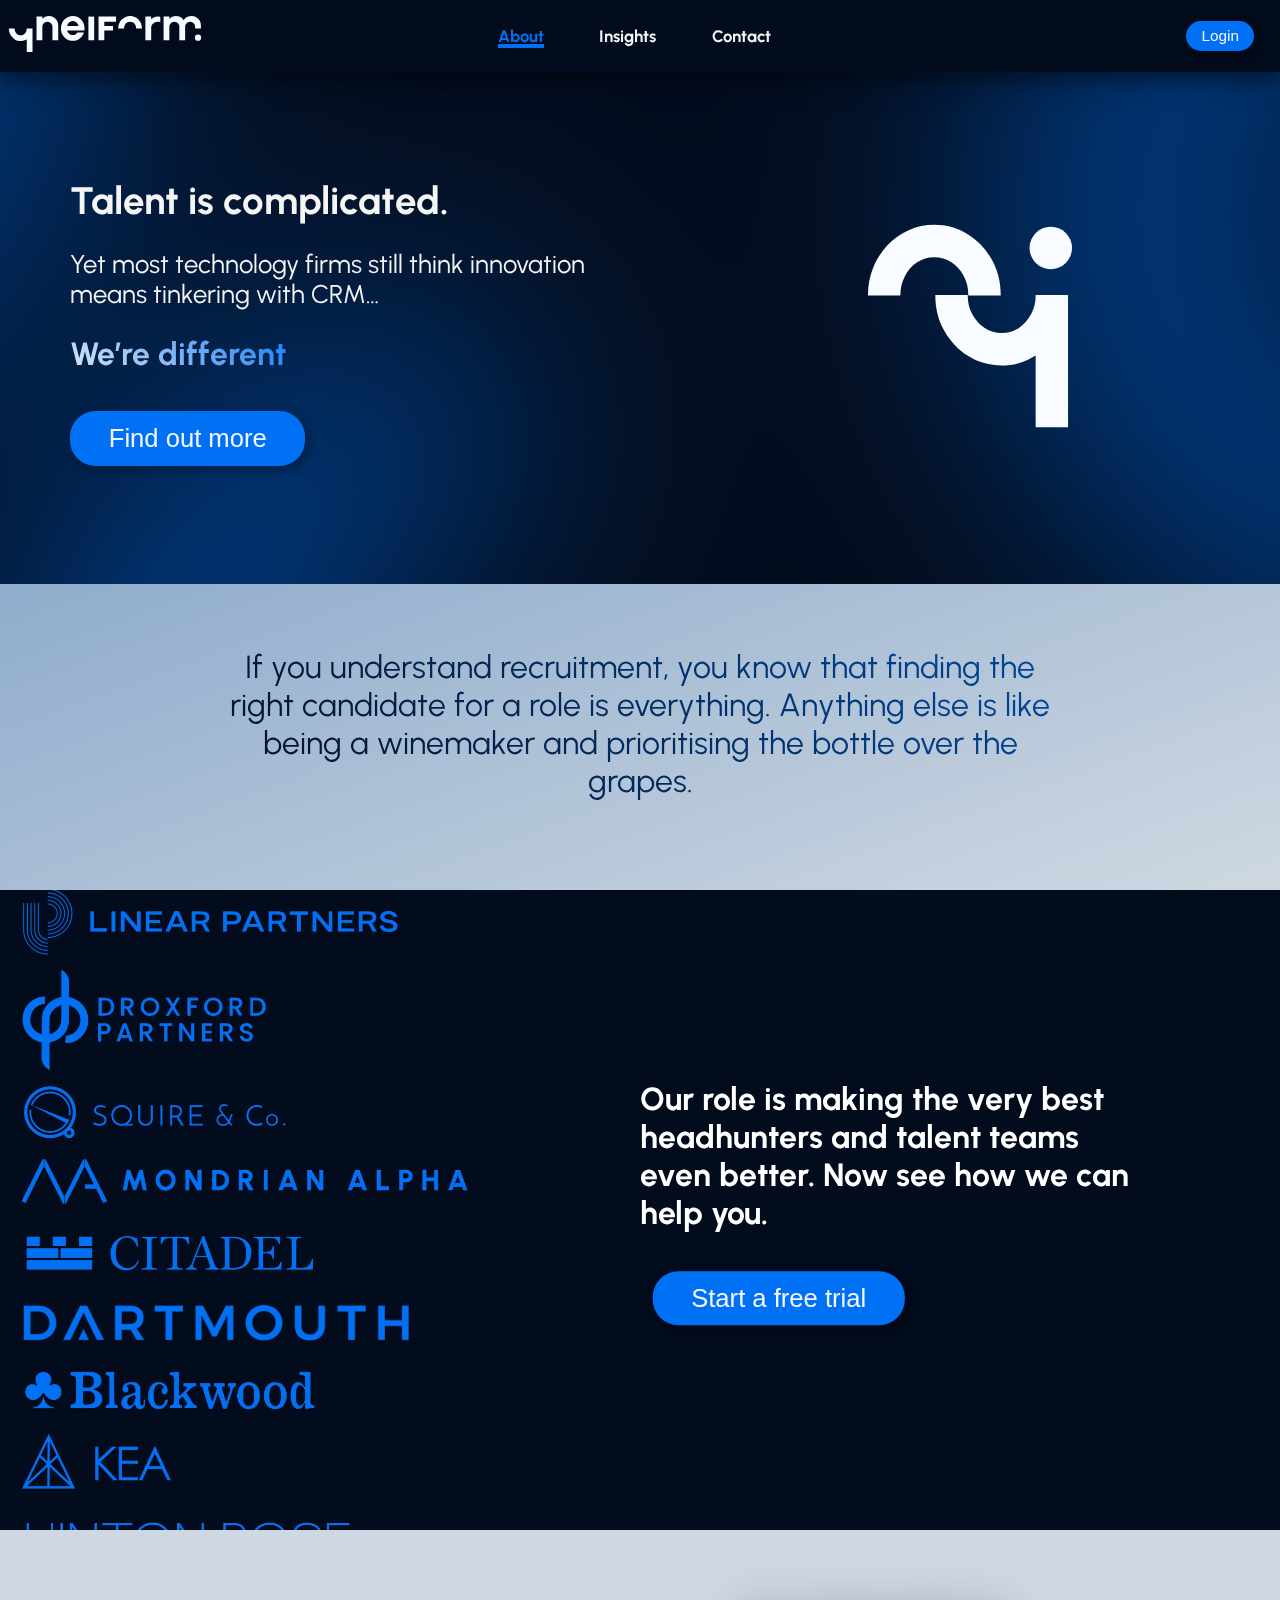
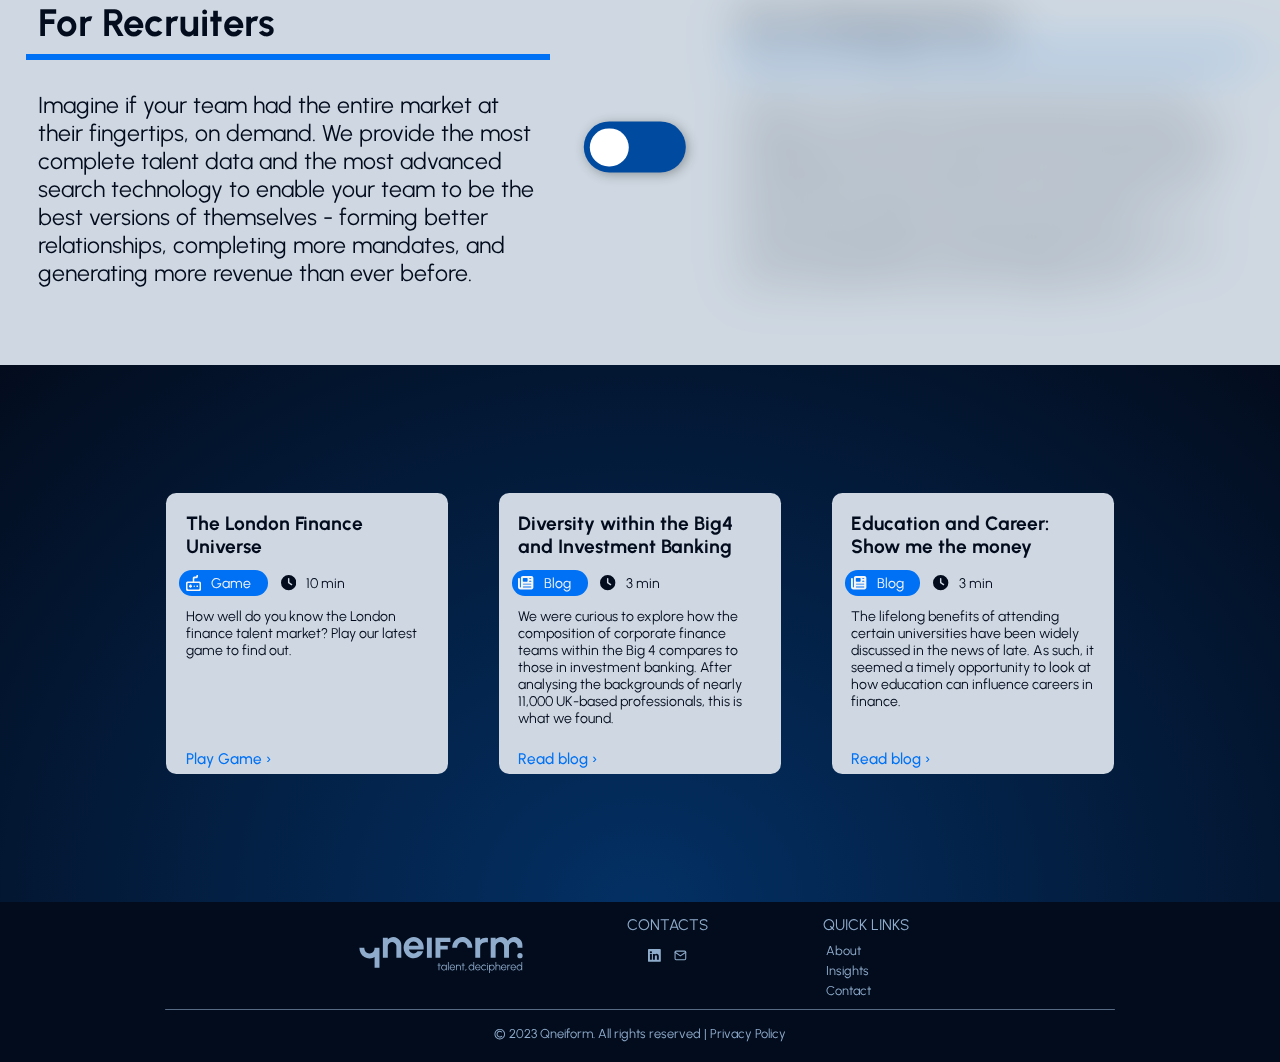
<file: index.html>
<!DOCTYPE html>
<html lang="en">
<head>
    <meta charset="UTF-8">
    <meta name="viewport" content="width=device-width, initial-scale=1.0">
    <title>Qneiform - talent, deciphered</title>
    <link rel="icon" href="./media/qneiform_logo_final_Logo-Picto-Black.png" id="light-scheme-icon">
    <link rel="icon" href="./media/qneiform_logo_final_Logo-Picto-White.png" id="dark-scheme-icon">

    <link rel="stylesheet" href="styles_about.css">   
    <link rel="stylesheet" href="styles_navbar.css">
    <link rel="stylesheet" href="styles_insights.css">
    <link rel="stylesheet" href="styles_footer.css">


    <link rel="stylesheet" href="https://fonts.googleapis.com/css2?family=Urbanist:wght@300;400;500;600;700&display=swap">
    <script defer src="script.js"></script>
    <link rel="stylesheet" href="https://cdnjs.cloudflare.com/ajax/libs/font-awesome/4.7.0/css/font-awesome.min.css">

</head>
<body>

    <header>
        <nav class="navbar-desktop">
            <div class="logo-container">
                <a href="#about"><img src="./media/SVG/qneiform_logo_final_Logo-Typo-White.svg" alt="Logo"></a>
            </div>
            <ul id="menu-desktop">
                <li><a  href="#about">About</a></li>
                <li><a href="#insights">Insights</a></li>
                <li><a href="#contact">Contact</a></li>
            </ul>
            <div class="log-in-button">
                <a  href="./login/login.html"><button>Login</button></a>
            </div>
        </nav>

        <div class="navbar-mobile">
            <nav role="navigation">
              <div id="menuToggle">
                <input type="checkbox" />
                  <span></span>
                  <span></span>
                  <span></span>
              <ul id="menu-mobile">
                <li><a href="#about">About</a></li>
                <li><a href="#insights">Insights</a></li>
                <li><a href="#contact">Contact</a></li>
              </ul>
             </div>
            </nav>
        </div>
    </header>



    <section id="about">

    <!-- Tile 1 -->


    <div class="center-container">
        <div class="logo-slogan-container">

            <div class="column-button">
                <h2>Talent is complicated.</h2>
                <p>Yet most technology firms still think innovation means tinkering with CRM… </p>
                <p id="colored-text">We’re different</p>

                <a href="./form/form.html"><button >Find out more</button></a>
            </div>

            <div class="column-img">
                <img id="logo-slogan" src="./media/SVG/qneiform_logo_final_Logo-Picto-White.svg">
                <!--<img  id="logo-slogan" src="./media/qneiform_logo_final_Logo-Picto-White.png" alt="">
                <p>Most talent technology firms think innovation is about tinkering with CRM.
                    We focus on what matters: finding the perfect candidate</p> -->
            </div>
        </div>
    
    </div>

    <!-- Tile 2 -->

    <div class="center-tile" >
        <p class="hidden animation-up">If you understand recruitment, you know that finding the right candidate for a role is everything. Anything else is like being a winemaker and prioritising the bottle over the grapes.</p>
        
        
    </div>

    <!-- Tile 3 -->
    

    <div class="scrollable-container">
        <div id="clients-text">
            <h2>Our role is making the very best headhunters and talent teams even better. Now see how we can help you.</h2>
            <a href="./form/form.html"><button >Start a free trial</button></a>
        </div>
        
    </div>

<!--
    <div class="about-description">

        <div id="description">
            <p class="hidden animation-up">
                We designed our platform to empower 
                true professionals. Whether you’re an 
                elite headhunter, or responsible for 
                talent within a leading organisation, we 
                can help you excel and generate more 
                value than ever before.
            </p>
        </div>

        <div id="tilted-images">
            <img id="img-1" src="./media/macbook_mockup.png" alt="">
        </div>
        

    </div>

    -->


    <div class="toggle-line-container">

        <div class="toggle-switch-container">
            <label for="toggleSwitch" class="toggle-switch-label">
              <div id="toggle-switch" class="toggle-switch">
                <input type="checkbox" id="toggleSwitch" onchange="toggleSwitchChanged()" >
                <div class="toggle-switch-slider"></div>
              </div>
            </label>
        </div>

        

        <!--

            <div class="vertical-line" id="tilted_line"></div> 

            <div id="text-image-content">
            <div id="splitted_img"></div>
            <p id="text-firms">
                For Hiring Firms<br><br>
                What if you could instantly benchmark teams against competitors and effortlessly identify the candidates you actually want to interview? We help talent teams transform their approach to hiring, either filling more roles directly, or maximising agency relationships to ensure the best possible hires and the highest ROI.   
            </p>
            <p id="text-recruits">
                For Recruiters<br><br>
                Imagine if your team had the entire market at their fingertips, on demand. We provide the most complete talent data and the most advanced search technology to enable your team to be the best versions of themselves - forming better relationships, completing more mandates, and generating more revenue than ever before.

            </p>
        -->

        <div class="multiple-tabs">


            <div id="recruiters-side" >

                <h2>For Recruiters</h2>
                <p>Imagine if your team had the entire market at their fingertips, on demand. We provide the most complete talent data and the most advanced search technology to enable your team to be the best versions of themselves - forming better relationships, completing more mandates, and generating more revenue than ever before.</p>
            </div>

            <div id="firms-side" class="blur" >
                <h2>For Hiring Firms</h2>
                <p>What if you could instantly benchmark teams against competitors and effortlessly identify the candidates you actually want to interview? We help talent teams transform their approach to hiring, either filling more roles directly, or maximising agency relationships to ensure the best possible hires and the highest ROI.</p>
            </div>

            
            
        </div>


    </div>

    </section>

    <section id="insights">
        
        <div id="cards-container">


            <a href="https://london-codex-game.vercel.app/londonfinance" target="_blank">
                <div class="card">
                    <h2 class="title">The London Finance Universe</h2>
                    <div class="details">
                        <div class="type">
                            <img src="./media/SVG/game-controller-round-795-svgrepo-com.svg" alt="">
                            <p>Game</p>
                        </div>
                        <div class="time">
                            <svg xmlns="http://www.w3.org/2000/svg" height="1em" viewBox="0 0 512 512">
                                <path d="M256 0a256 256 0 1 1 0 512A256 256 0 1 1 256 0zM232 120V256c0 8 4 15.5 10.7 20l96 64c11 7.4 25.9 4.4 33.3-6.7s4.4-25.9-6.7-33.3L280 243.2V120c0-13.3-10.7-24-24-24s-24 10.7-24 24z"></path>
                            </svg>
                            <p>10 min</p>
                        </div>
                    </div>
                    <p class="summary">How well do you know the London finance talent market? Play our latest game to find out.</p>
                    <p class="link">Play Game ›</p>
                </div>
            </a>
            



            <a href="./blogs/blog_diversity.html" target="_blank">
            <div class="card">
                <h2 class="title">Diversity within the Big4 and Investment Banking</h2>
                <div class="details">

                    <div class="type">
                        <svg xmlns="http://www.w3.org/2000/svg" height="1em" viewBox="0 0 512 512"><path d="M96 96c0-35.3 28.7-64 64-64H448c35.3 0 64 28.7 64 64V416c0 35.3-28.7 64-64 64H80c-44.2 0-80-35.8-80-80V128c0-17.7 14.3-32 32-32s32 14.3 32 32V400c0 8.8 7.2 16 16 16s16-7.2 16-16V96zm64 24v80c0 13.3 10.7 24 24 24H296c13.3 0 24-10.7 24-24V120c0-13.3-10.7-24-24-24H184c-13.3 0-24 10.7-24 24zm208-8c0 8.8 7.2 16 16 16h48c8.8 0 16-7.2 16-16s-7.2-16-16-16H384c-8.8 0-16 7.2-16 16zm0 96c0 8.8 7.2 16 16 16h48c8.8 0 16-7.2 16-16s-7.2-16-16-16H384c-8.8 0-16 7.2-16 16zM160 304c0 8.8 7.2 16 16 16H432c8.8 0 16-7.2 16-16s-7.2-16-16-16H176c-8.8 0-16 7.2-16 16zm0 96c0 8.8 7.2 16 16 16H432c8.8 0 16-7.2 16-16s-7.2-16-16-16H176c-8.8 0-16 7.2-16 16z"></path></svg>
                        <p>Blog</p>
                    </div>
                    <div class="time">
                        <svg xmlns="http://www.w3.org/2000/svg" height="1em" viewBox="0 0 512 512"><path d="M256 0a256 256 0 1 1 0 512A256 256 0 1 1 256 0zM232 120V256c0 8 4 15.5 10.7 20l96 64c11 7.4 25.9 4.4 33.3-6.7s4.4-25.9-6.7-33.3L280 243.2V120c0-13.3-10.7-24-24-24s-24 10.7-24 24z"></path></svg>
                        <p>3 min</p>
                    </div>
                </div>
                <p class="summary">We were curious to explore how the composition of corporate finance teams within the Big 4 compares to those in investment banking. After analysing the backgrounds of nearly 11,000 UK-based professionals, this is what we found.</p>
                <p class="link">Read blog ›</p>
            </div>
            </a>


            

            <a href="./blogs/blog_education_and_career.html" target="_blank">
                <div class="card">
                    <h2 class="title">Education and Career: Show me the money</h2>
                    <div class="details">
    
                        <div class="type">
                            <svg xmlns="http://www.w3.org/2000/svg" height="1em" viewBox="0 0 512 512"><path d="M96 96c0-35.3 28.7-64 64-64H448c35.3 0 64 28.7 64 64V416c0 35.3-28.7 64-64 64H80c-44.2 0-80-35.8-80-80V128c0-17.7 14.3-32 32-32s32 14.3 32 32V400c0 8.8 7.2 16 16 16s16-7.2 16-16V96zm64 24v80c0 13.3 10.7 24 24 24H296c13.3 0 24-10.7 24-24V120c0-13.3-10.7-24-24-24H184c-13.3 0-24 10.7-24 24zm208-8c0 8.8 7.2 16 16 16h48c8.8 0 16-7.2 16-16s-7.2-16-16-16H384c-8.8 0-16 7.2-16 16zm0 96c0 8.8 7.2 16 16 16h48c8.8 0 16-7.2 16-16s-7.2-16-16-16H384c-8.8 0-16 7.2-16 16zM160 304c0 8.8 7.2 16 16 16H432c8.8 0 16-7.2 16-16s-7.2-16-16-16H176c-8.8 0-16 7.2-16 16zm0 96c0 8.8 7.2 16 16 16H432c8.8 0 16-7.2 16-16s-7.2-16-16-16H176c-8.8 0-16 7.2-16 16z"></path></svg>
                            <p>Blog</p>
                        </div>
                        <div class="time">
                            <svg xmlns="http://www.w3.org/2000/svg" height="1em" viewBox="0 0 512 512"><path d="M256 0a256 256 0 1 1 0 512A256 256 0 1 1 256 0zM232 120V256c0 8 4 15.5 10.7 20l96 64c11 7.4 25.9 4.4 33.3-6.7s4.4-25.9-6.7-33.3L280 243.2V120c0-13.3-10.7-24-24-24s-24 10.7-24 24z"></path></svg>
                            <p>3 min</p>
                        </div>
                    </div>
                    <p class="summary">The lifelong benefits of attending certain universities have been widely discussed in the news of late. As such, it seemed a timely opportunity to look at how education can influence careers in finance.</p>
                    <p class="link">Read blog ›</p>
                </div>
                </a>
        </div>


    </section>

    <section id="contact">

    </section>
    <footer class="site-footer">
        
        <div class="footer-container">
            <div>
                <img id="footer-logo" src="./media/SVG/qneiform_logo_final_Logo-Slogan-Light-Blue.svg" alt="">
            </div>
            <div class="footer-columns">
            
                <div class="footer-contacts">
                    <h2>CONTACTS</h2>
                    <div class="icons">
                            <a href="https://www.linkedin.com/company/tudor-research/mycompany/" target="_blank"><svg  xmlns="http://www.w3.org/2000/svg" viewBox="0 0 24 24" fill="#8faccc"><path d="M22.23 0H1.77C.8 0 0 .77 0 1.72v20.56C0 23.23.8 24 1.77 24h20.46c.98 0 1.77-.77 1.77-1.72V1.72C24 .77 23.2 0 22.23 0zM7.27 20.1H3.65V9.24h3.62V20.1zM5.47 7.76h-.03c-1.22 0-2-.83-2-1.87 0-1.06.8-1.87 2.05-1.87 1.24 0 2 .8 2.02 1.87 0 1.04-.78 1.87-2.05 1.87zM20.34 20.1h-3.63v-5.8c0-1.45-.52-2.45-1.83-2.45-1 0-1.6.67-1.87 1.32-.1.23-.11.55-.11.88v6.05H9.28s.05-9.82 0-10.84h3.63v1.54a3.6 3.6 0 0 1 3.26-1.8c2.39 0 4.18 1.56 4.18 4.89v6.21z"/></svg></a>
                            <a href="mailto:example@example.com"><svg id="stroke" xmlns="http://www.w3.org/2000/svg" viewBox="0 0 24 24" fill="none" stroke="#8faccc" stroke-width="2" stroke-linecap="round" stroke-linejoin="round"><path d="M4 4h16c1.1 0 2 .9 2 2v12c0 1.1-.9 2-2 2H4c-1.1 0-2-.9-2-2V6c0-1.1.9-2 2-2z"></path><polyline points="22,6 12,13 2,6"></polyline></svg></a>
                    </div>
                    </div>
                
                <div class="footer-links">
                    <h2>QUICK LINKS</h2>
                        <a href="#about">About</a>
                        <a href="#insights">Insights</a>
                        <a href="#contact">Contact</a>
                </div>
            </div>
        </div>

        <hr>
        <p class="copyright-data">&copy; 2023 Qneiform. All rights reserved | <a href="./documents/Qneiform Privacy Policy.pdf" target="_blank">Privacy Policy</a></p>
    </footer>




</body>
</html>
</file>
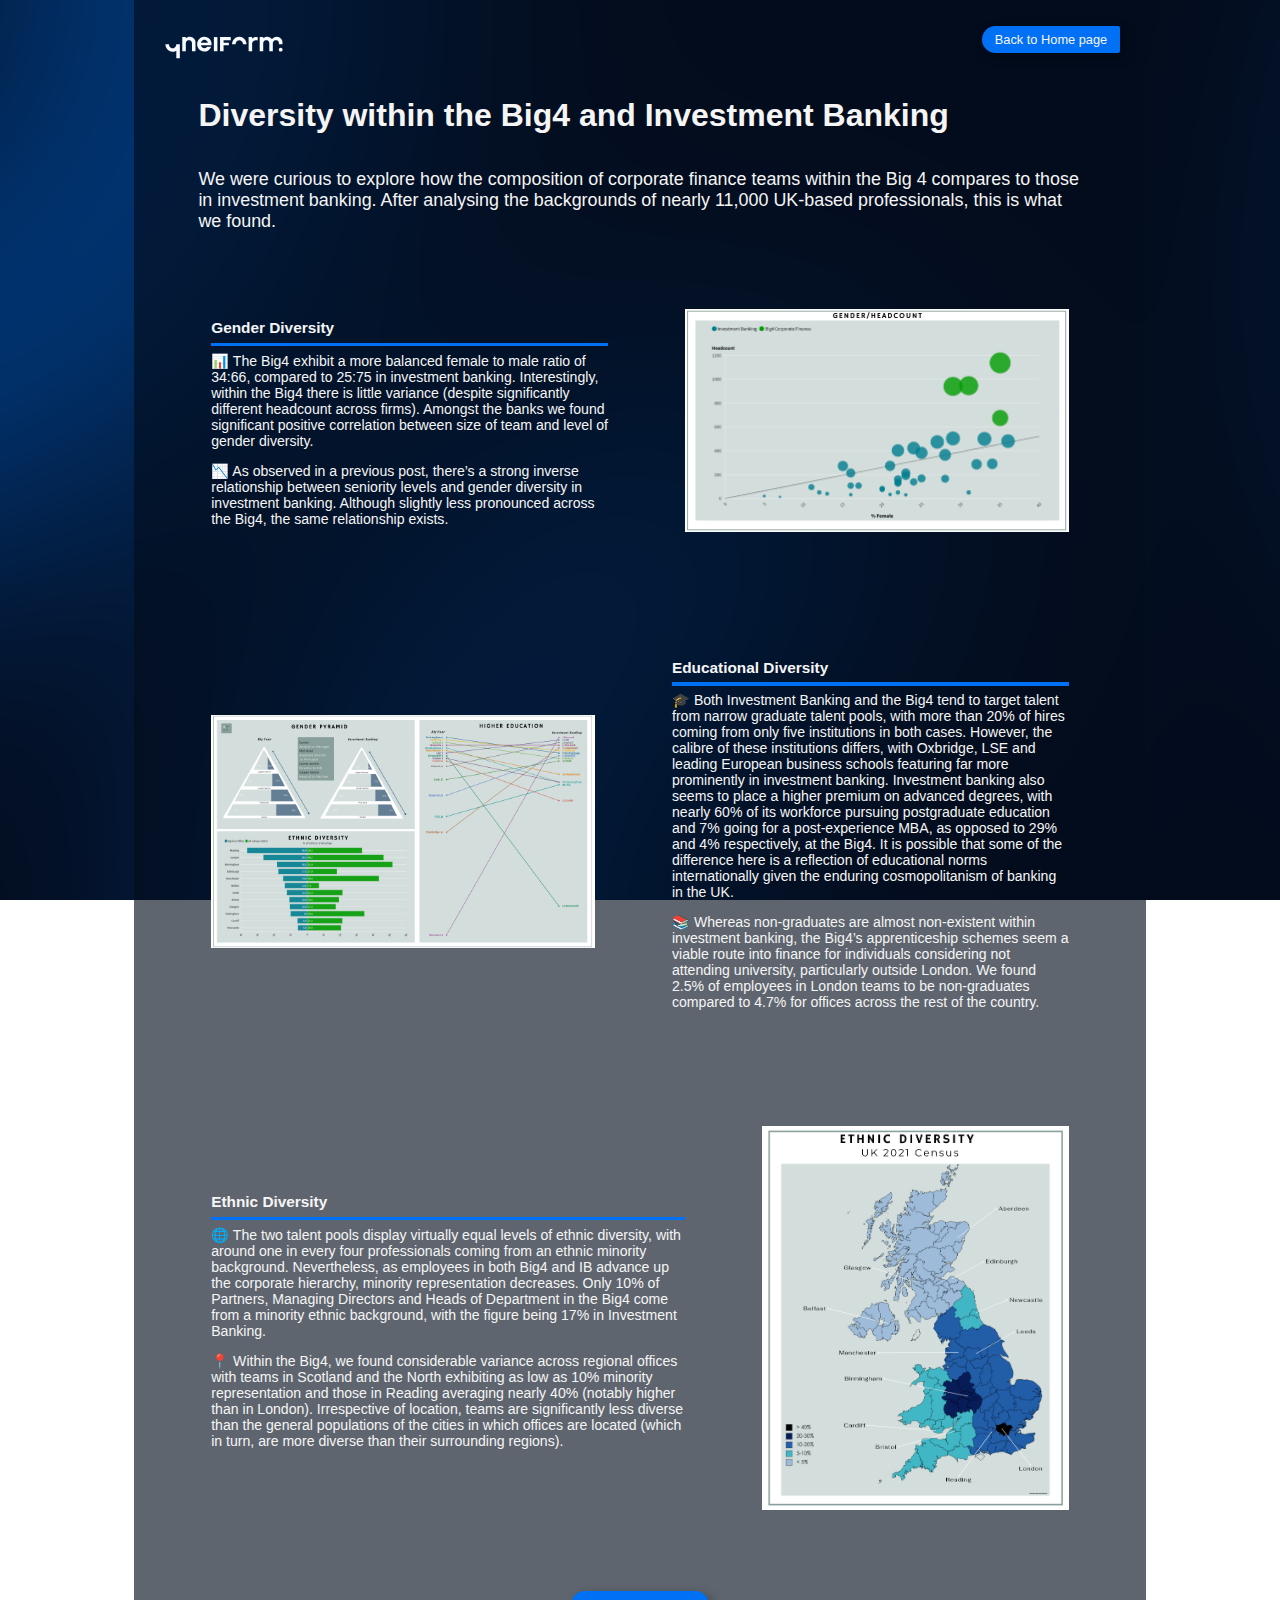
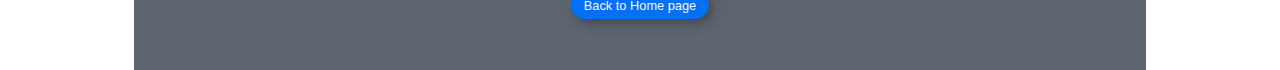
<file: blogs/blog_diversity.html>
<!DOCTYPE html>
<html lang="en">
<head>
    <meta charset="UTF-8">
    <meta name="viewport" content="width=device-width, initial-scale=1.0">
    <title>Blog - Diversity within the Big4 and Investment Banking</title>

    <link rel="stylesheet" href="./blog_styles.css">

    <script defer src="blog_script.js"></script>
</head>
<body>

    <div class="container">

        <div class="header">
            <img src="../media/SVG/qneiform_logo_final_Logo-Typo-White.svg" alt="Logo">
            <a  href="../index.html#insights"><button id="back-home">Back to Home page</button></a>
        </div>

        
        <h1>Diversity within the Big4 and Investment Banking</h1> 
            
        <h2>We were curious to explore how the composition of corporate finance teams within the Big 4 compares to those in investment banking. After analysing the backgrounds of nearly 11,000 UK-based professionals, this is what we found.</h2>

        <div class="text-img-container">
            
            <div>
                <h3>Gender Diversity</h3>
                
                <p>📊 The Big4 exhibit a more balanced female to male ratio of 34:66, compared to 25:75 in investment banking. Interestingly, within the Big4 there is little variance (despite significantly different headcount across firms). Amongst the banks we found significant positive correlation between size of team and level of gender diversity.</p>
                
                <p>📉 As observed in a previous post, there’s a strong inverse relationship between seniority levels and gender diversity in investment banking. Although slightly less pronounced across the Big4, the same relationship exists.</p>
            </div>

            <div>
                <img  src="./media_diversity/scatterplot bubble.png" alt="">
            </div>
        </div>

        <div class="text-img-container">

            <div class="img">
                <img src="./media_diversity/Diversity IB&Bg4.png" alt="">
            </div>
            <div class="text">
                <h3>Educational Diversity</h3>
                
                <p>🎓 Both Investment Banking and the Big4 tend to target talent from narrow graduate talent pools, with more than 20% of hires coming from only five institutions in both cases. However, the calibre of these institutions differs, with Oxbridge, LSE and leading European business schools featuring far more prominently in investment banking. Investment banking also seems to place a higher premium on advanced degrees, with nearly 60% of its workforce pursuing postgraduate education and 7% going for a post-experience MBA, as opposed to 29% and 4% respectively, at the Big4. It is possible that some of the difference here is a reflection of educational norms internationally given the enduring cosmopolitanism of banking in the UK.</p>
                
                <p>📚 Whereas non-graduates are almost non-existent within investment banking, the Big4’s apprenticeship schemes seem a viable route into finance for individuals considering not attending university, particularly outside London. We found 2.5% of employees in London teams to be non-graduates compared to 4.7% for offices across the rest of the country.</p>
                
            </div>

            
        </div>

        <div class="text-img-container">
            <div>
                <h3>Ethnic Diversity</h3>
                
                <p>🌐 The two talent pools display virtually equal levels of ethnic diversity, with around one in every four professionals coming from an ethnic minority background. Nevertheless, as employees in both Big4 and IB advance up the corporate hierarchy, minority representation decreases. Only 10% of Partners, Managing Directors and Heads of Department in the Big4 come from a minority ethnic background, with the figure being 17% in Investment Banking.</p>
                
                <p>📍 Within the Big4, we found considerable variance across regional offices with teams in Scotland and the North exhibiting as low as 10% minority representation and those in Reading averaging nearly 40% (notably higher than in London). Irrespective of location, teams are significantly less diverse than the general populations of the cities in which offices are located (which in turn, are more diverse than their surrounding regions).</p>
                
            </div>

            <div>
                <img src="./media_diversity/Heatmap.png" alt="">
            </div>
        
        </div>
        <div class="bottom-back-button">
            <a  href="../index.html#insights"><button>Back to Home page</button></a>
        </div>
        
    </div>

    <div class="displayed-images">
        <img src="./media_diversity/scatterplot bubble.png" alt="">
        <button class="close-button">X</button>
    </div>

    <div class="displayed-images">
        <img src="./media_diversity/Diversity IB&Bg4.png" alt="">
        <button class="close-button">X</button>
    </div>

    <div class="displayed-images">
        <img src="./media_diversity/scatterplot bubble.png" alt="">
        <button class="close-button">X</button>
    </div>

    <div class="displayed-images">
        <img src="./media_diversity/Heatmap.png" alt="">
        <button class="close-button">X</button>
    </div>

</body>
</html>
</file>
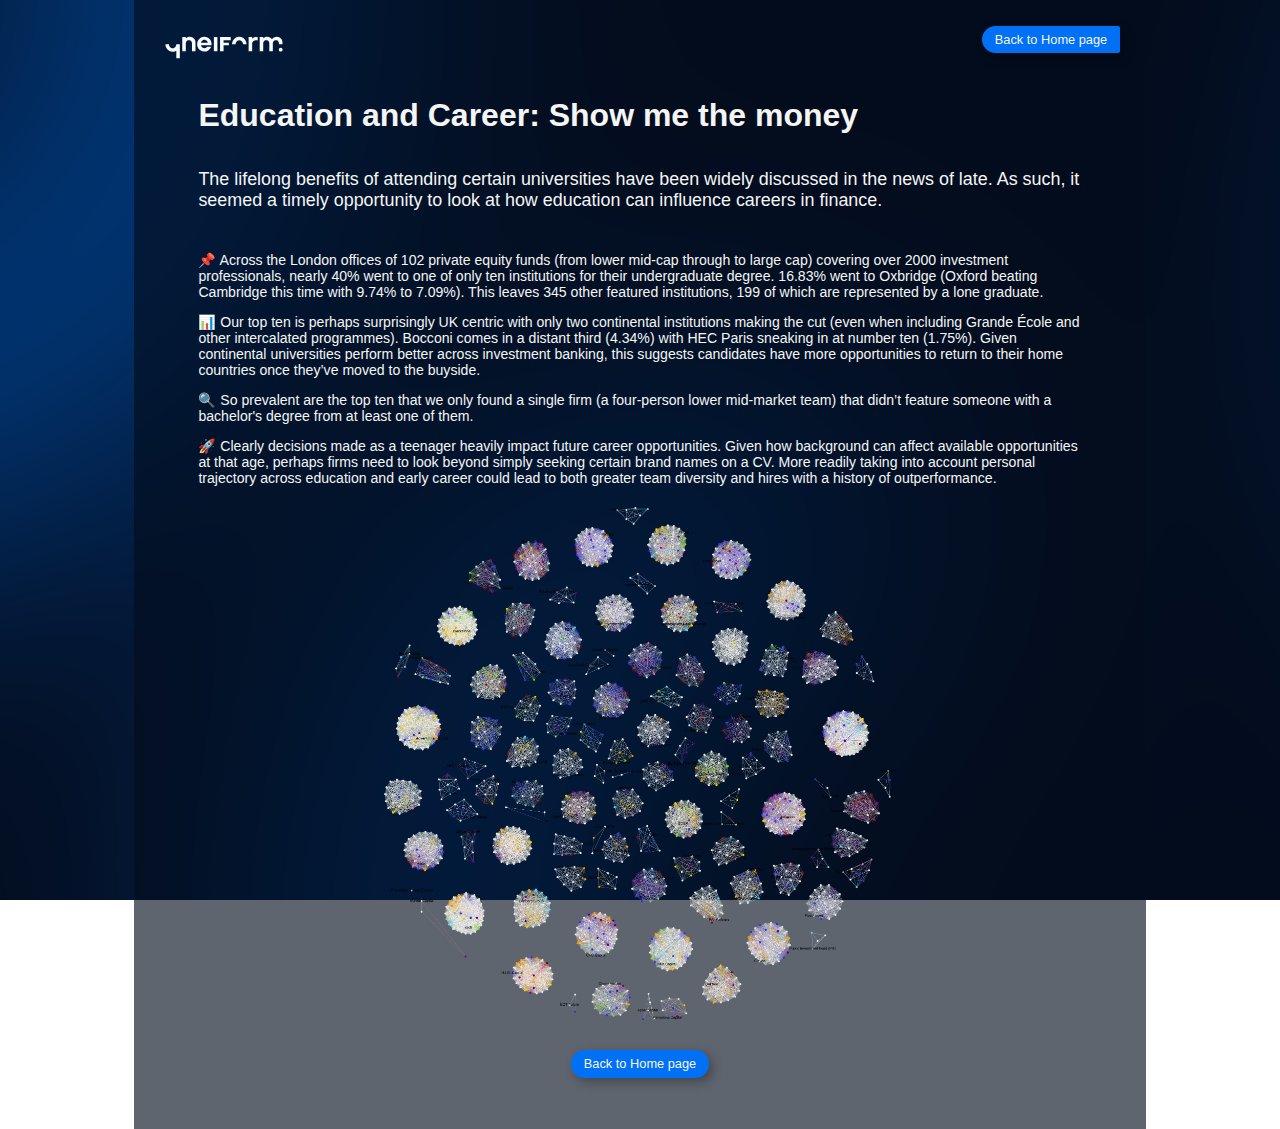
<file: blogs/blog_education_and_career.html>
<!DOCTYPE html>
<html lang="en">
<head>
    <meta charset="UTF-8">
    <meta name="viewport" content="width=device-width, initial-scale=1.0">
    <title>Document</title>

    <link rel="stylesheet" href="./blog_styles.css">

</head>
<body>



    <div class="container">

        <div class="header">
            <img src="../media/SVG/qneiform_logo_final_Logo-Typo-White.svg" alt="Logo">
            <a  href="../index.html#insights"><button id="back-home">Back to Home page</button></a>
        </div>


        <h1>Education and Career: Show me the money</h1>   
        
        <h2>The lifelong benefits of attending certain universities have been widely discussed in the news of late. As such, it seemed a timely opportunity to look at how education can influence careers in finance.</h2>
        

        <div class="text-content">
            <p>📌 Across the London offices of 102 private equity funds (from lower mid-cap through to large cap) covering over 2000 investment professionals, nearly 40% went to one of only ten institutions for their undergraduate degree. 16.83% went to Oxbridge (Oxford beating Cambridge this time with 9.74% to 7.09%). This leaves 345 other featured institutions, 199 of which are represented by a lone graduate.</p>
            
            <p>📊 Our top ten is perhaps surprisingly UK centric with only two continental institutions making the cut (even when including Grande École and other intercalated programmes). Bocconi comes in a distant third (4.34%) with HEC Paris sneaking in at number ten (1.75%). Given continental universities perform better across investment banking, this suggests candidates have more opportunities to return to their home countries once they’ve moved to the buyside.</p>
            
            <p>🔍 So prevalent are the top ten that we only found a single firm (a four-person lower mid-market team) that didn’t feature someone with a bachelor's degree from at least one of them.</p>
            
            <p>🚀 Clearly decisions made as a teenager heavily impact future career opportunities. Given how background can affect available opportunities at that age, perhaps firms need to look beyond simply seeking certain brand names on a CV. More readily taking into account personal trajectory across education and early career could lead to both greater team diversity and hires with a history of outperformance.</p>
            
        </div>

        <div class="center-image">
            <a href="./media_education_and_career/linkedin_post_graph.svg">
                <img id="graph" src="./media_education_and_career/linkedin_post_graph.png" alt="">
            </a>
        </div>

        <div class="bottom-back-button">
            <a  href="../index.html#insights"><button>Back to Home page</button></a>
        </div>
    </div>
    
</body>
</html>
</file>
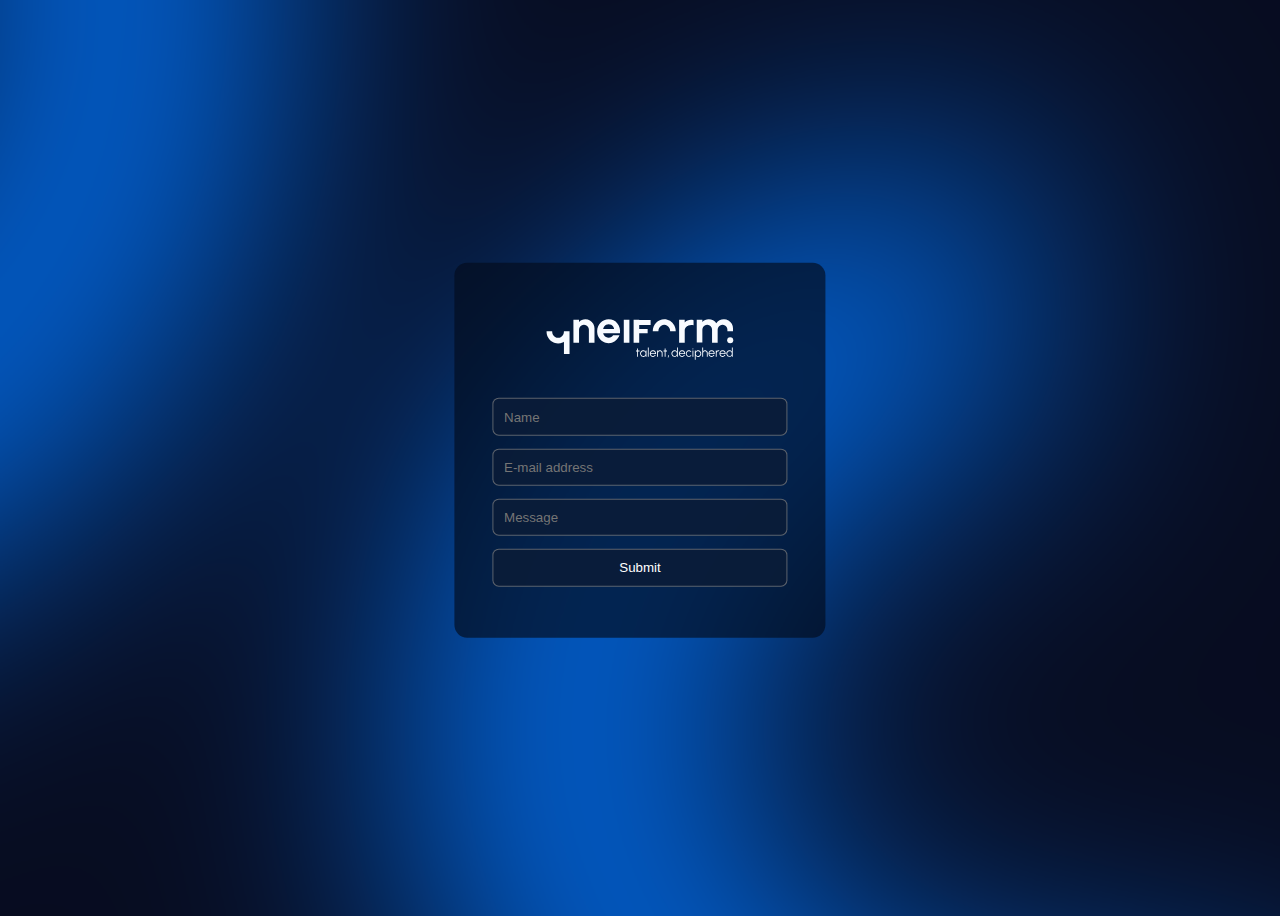
<file: form/form.html>
<!DOCTYPE html>
<html lang="en">
<head>
    <meta charset="UTF-8">
    <meta name="viewport" content="width=device-width, initial-scale=1.0">
    <title>Qneiform Form</title>
    <link rel="stylesheet" type="text/css" href="login_styles.css">
    <script src="login_script.js"></script>
</head>
<body>
    <div  class="container" id="container">
        <img  src="../media/SVG/qneiform_logo_final_Logo-Slogan-White.svg">
        <form action="https://formsubmit.co/7e7f7516ddbe41d2dd778ce7aa504b7f" name="contactFormEmail" method="post">
                <input type="text" id="name" name="name" required placeholder="Name"> 

                <input type="email" id="email" name="email" required placeholder="E-mail address">

                <input type="text" id="message" name="message" placeholder="Message">


                <input type="submit" name="send" value="Submit">

        </form>

    
</body>
</html>
</file>
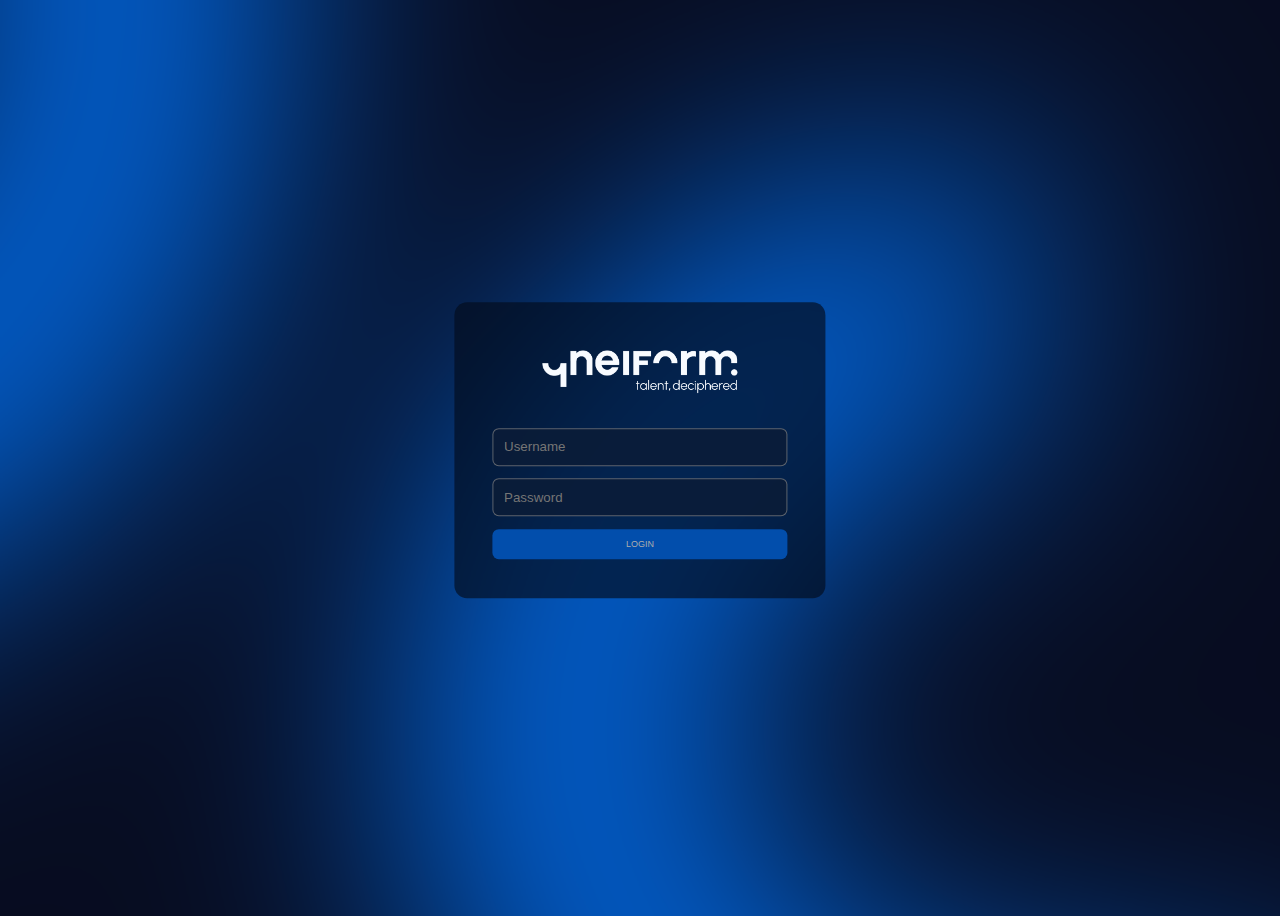
<file: login/login.html>
<!DOCTYPE html>
<html lang="en">
<head>
    <meta charset="UTF-8">
    <meta name="viewport" content="width=device-width, initial-scale=1.0">
    <title>Qneiform Login</title>
    <link rel="stylesheet" href="login_styles.css">
    <script src="login_script.js"></script>
</head>
<body>
    <div   class="container" id="container">
        <img  src="./media/qneiform_logo_final_Logo-Slogan-White.png">
        <form id="loginForm">
            <div id="result" class="hidden"></div>
            <input aria-invalid="false" aria-describedby=":r1:" id="name" name="username" placeholder="Username" required="" type="text" class="MuiInputBase-input css-v5hc4g" value="">
            <input aria-invalid="false" aria-describedby=":r3:" autocomplete="current-password" id="password" name="password" placeholder="Password" required="" type="password" class="MuiInputBase-input css-v5hc4g" value="">
            <button type="button" onclick="checkCredentials()">LOGIN</button>
        </form>

    
</body>
</html>
</file>
<file: styles_about.css>
/* Variables */
:root {
    --blue-color: #0071F5;
    --white-color: #F5F5F5;
    --grey-color:  #b6b4b4;
    --light-blue: #cfd8e2;
    --light-blue-gradient: #8faccc;
    --dark-blue-color: #004AA0;
    --background-color: #030C1D;

    --navbar-height: 8vh;
    --navbar-height-mobile: 60px;
  }


@media (prefers-color-scheme: dark) {
    #light-icon {
        display: none;
    }
    #dark-icon {
        display: block;
    }
}


#contact{
    background-color: var(--light-blue);

}

/* All page styles */

body {
    height: 100vh;
    margin: 0;
    margin-top: var(--navbar-height);
    padding: 0;
    font-family: 'Urbanist', sans-serif;
    background-color: var(--background-color);
    color: var(--white-color)
}

header{
    background-color: var(--background-color);
    box-shadow: 0 14px 28px rgba(0, 0, 0, 0.22), 0 10px 10px rgba(0, 0, 0, 0.22);
    height: var(--navbar-height);
    overflow: hidden;
    position: fixed;
    top: 0;
    width: 100%;
    z-index: 3;
}

h2{
    font-size: 3vw;
    color: var(--white-color);
    padding: 3vw;
    text-decoration: underline;
}

h3{
    font-size: 2vw;
    padding: 2vw;
    padding-bottom: 0;

}

p{
    padding: 2vw;
    padding-top: 0;
}

button{
    font-size: 2vw;
    color: #F5F5F5;
    padding: 1vw 3vw;
    border-radius: 2vw;
    background-color: #0071F5;
    box-shadow: 4px 4px 12px rgba(0, 0, 0, 0.315);
    font-weight: 500;
    border: solid 0px;
    margin: 2vw;

    transition: transform 0.3s cubic-bezier(0.68, -0.55, 0.27, 1.55);

}

@media screen and (max-width: 768px) {
    button{
        font-size: 4vw;
        color: #F5F5F5;
        padding: 2vw 6vw;
        border-radius: 4vw;
        background-color: #0071F5;
        box-shadow: 4px 4px 12px rgba(0, 0, 0, 0.315);
        font-weight: 500;
        border: solid 0px;
        margin: 2vw;
    
        transition: transform 0.3s cubic-bezier(0.68, -0.55, 0.27, 1.55);
    
    }
}


button:hover {
    /*transform: translateY(-5px);*/
    background-color: #004AA0;
  }
  


/* Header Styles */

nav {
    
    display: flex;
    justify-content: center;
    align-items: center;
    height: var(--navbar-height);

}

.logo-container {
    position: absolute;
    left: 0%;
}

.logo-container img{
    height: var(--navbar-height);
}

#menu-desktop li {
    display: inline-block;
    margin-right: 4vw;
}

#menu-desktop a {
    text-decoration: none;
    color: var(--white-color);
    font-weight: bold;
    font-size: 1.3vw;
    position: relative;
    
}

#menu-desktop a::after {
    content: "";
    display: block;
    position: absolute;
    bottom: -0.2vh;
    left: 0;
    width: 0;
    height: 0.4vh;
    background-color: var(--blue-color);
    transition: width 0.2s ease-in-out;
    z-index: -2;
}

#menu-desktop a:hover::after {
    width: 100%;
}

#menu-desktop a.active::after {
    width: 100%;
}

#menu-desktop a.active {
    color: var(--blue-color);
    font-weight: bold;
}

.log-in-button {
    position: absolute;
    right: 0%;
    z-index: 5;
}

.log-in-button button {
    font-size: 1.2vw;
    padding: 0.5vw 1.2vw;
    border-radius: 1.5vw;
}

#header{
    width: 100%;
}

.navbar-desktop .icon {
    display: none;
    color: var(--white-color);
  }


@media screen and (max-width: 768px) {

    .log-in-button button {
        display: none;
        font-size: 14px;
        padding: 8px 12px;
        border-radius: 15px;
    }

    nav {
        height: var(--navbar-height-mobile);
    }
    
    .logo-container img{
        height: var(--navbar-height-mobile);
    }

    body {
        margin-top: var(--navbar-height-mobile);
    }
    
    header{
        height: var(--navbar-height-mobile);    
    }

    #menu-desktop a {
        display: none;}


    .log-in-button {
        position: absolute;
        padding: 10px;
        right: 40px
    }


}

/* Button Styles */

#button_style_2:hover {
    transform: translateY(-5px);
    background-color: #004AA0;
  }


#button_style_2{
border-radius: 5vw;
}

#button_style_1{
    background-color:  rgba(52, 152, 219, 0.0);
    border-radius: 5vw;
    position: relative;

}

#button_style_1::before, #button_style_1::after {
    content: "";
    position: absolute;
    top: 0;
    left: 0;
    height: 100%;
    width: 100%;

    border-radius: 5vw;
    z-index: -1;
}

#button_style_1::before {
    background-color: #0071F5;
    transition-duration: 0.5s;
    box-shadow: inset 0 0 0 3vw #030C1D;
    }

#button_style_1:hover::before {
box-shadow: inset 0 0 0 1px #0071F5
}

#button_style_1::after {
    box-shadow: inset 0 0 0 1px #0071F5;
}


/* Tile 1 */



.center-container
{
    height: 40vw;

    background-image: url("./media/background_shapes_dark.png");
    background-attachment: fixed;

    background-position: center;
    background-repeat: no-repeat;
    background-size: cover;



    display: flex;
    justify-content: center;
    align-items: center;
    
}

.logo-slogan-container{
    display: flex;
    justify-content: center;
    align-items: center;
    
}

.column-img{
    flex: 5;
    text-align: center;
    padding: 2vw;
}

.column-button p {
    text-align: left;
    font-size: 2vw;
    padding: 1vw 2vw;
    margin: 0;
}

.column-button h2 {
    text-align: left;
    text-decoration: none;
    font-size: 3vw;
    padding: 1vw 2vw;
    margin: 0;
}

.column-button #colored-text {
    font-weight: bold;
    background-image: linear-gradient(45deg,  var(--white-color), var(--blue-color));
    -webkit-background-clip: text;
    background-clip: text;
    width: fit-content;
    color: transparent;
    margin: 0;
    font-size: 2.5vw;
}


.column-button{
    flex: 5;
    padding: 3.5vw;
}


#logo-slogan{
    width: 30vw;
}

@media screen and (max-width: 768px) {


    .center-container{
        height: fit-content;
        padding: 4vw;
    }
    .logo-slogan-container {
        align-items: center;
    }

    .column-img{
        display: none;
    }
    

    .column-button {
        flex: 4;
        width: 100%;
        padding: 3vw;
        box-sizing: border-box;
        display: flex;
        flex-direction: column;
        align-items: center;
        text-align: center;

    }
    .column-button p {
        text-align: center;
        font-size: 6vw;
        padding: 1vw 2vw;
        margin: 0;
    }
    
    .column-button h2 {
        text-align: center;
        text-decoration: none;
        font-size: 8vw;
        padding: 1vw 2vw;
        margin: 0;
    }
    
    .column-button #colored-text {
        font-weight: bold;
        background-image: linear-gradient(45deg,  var(--white-color), var(--blue-color));
        -webkit-background-clip: text;
        background-clip: text;
        width: fit-content;
        color: transparent;
        margin: 0;
        font-size: 8vw;
    }




}

/* Tile 2 */

.center-tile{
    text-align: center;
    padding: 5vw 15vw;
    background-color: var(--light-blue);
    background: linear-gradient(-20deg,  var(--light-blue), var(--light-blue-gradient));
}
.center-tile p{
    color: var(--background-color);
    font-size: 2.5vw;
    font-weight: 400;
    background-image: linear-gradient(45deg,  var(--background-color), var(--dark-blue-color));
    -webkit-background-clip: text;
    background-clip: text;
    color: transparent;
    margin: 0;
}

.center-tile button{
    margin: 0;
    margin-top: 2vw;
}

@media screen and (max-width: 768px) {
    .center-tile p{
        font-size: 6vw;
    }

    .center-tile{
        text-align: center;
        padding: 7vw 10vw;
        background-color: var(--light-blue);
        background: linear-gradient(-20deg,  var(--light-blue), var(--light-blue-gradient));
    }
}


/* About Description Section Styles */

.about-description{
    background-color: var(--light-blue);
    background: linear-gradient(0deg,  var(--light-blue), var(--light-blue-gradient));
    padding: 3vw;
    display: flex;
    justify-content: center;
    align-items: center;
}

#description{
    flex: 5;
    color: var(--background-color);
    font-size: 2.3vw;
}

#tilted-images{
    flex: 3;
}

#tilted-images img{
    width: 30vw;
}


@media screen and (max-width: 768px) {
    .about-description {
        flex-direction: column;
        align-items: center;
    }

    #description{
        order: 2;
        color: var(--background-color);
        font-size: 18px;
        text-align: center;
    }
    #macbook_mockup{
        order: 1;
        width: 80vw;
        margin-top: 1vw;
    }
}

/* Tile 3 */


.scrollable-container{
    height: 50vw;
    color:#FFF;
    position: relative;
    background-image:url(./media/list_of_client_logos.jpg);
    background-size: cover;
    background-position:center;
}

.scrollable-container #clients-text{
    font-weight:bold;
    padding: 0;
    position: absolute;
    top: 50%;
    right: 30%; 
    transform: translate(50%, -50%);
    text-align: left;

    text-decoration: none;
    color: #ffffff;
    font-size: 4vw;
}

.scrollable-container h2{
    width: 40vw;
    text-align: left;
    text-decoration: none;
    color: #ffffff;
    font-size: 2.5vw;
    margin: 0;
    padding: 1vw;
}

.scrollable-container p{
    padding: 1vw;
    margin: 0;

}


@media screen and (max-width: 768px) {
    .scrollable-container{
        height: 80vw;
    }

    .scrollable-container h2{
        font-size: 4vw;
    }


}

/* Tile 4 */


.toggle-switch-container {
    position: absolute;
    top: 50%;
    left: 50%;
    transform: translate(-50%, -50%);
    display: flex;
    align-items: center;
    z-index: 2;
  }


  .toggle-switch {
    position: relative;
    width: 8vw;
    height: 4vw;
    border-radius: 2vw;
    cursor: pointer;
    margin-right: 10px;
    box-shadow: 2px 2px 12px rgba(0, 0, 0, 0.315);
  }

  #toggle-switch{
      background-color: var(--dark-blue-color);
  }

  .toggle-switch input {
    opacity: 0;
    width: 0;
    height: 0;
  }


  .toggle-switch-slider {
    position: absolute;
    top: 0.5vw;
    left: 0.5vw;
    width: 3vw;
    height: 3vw;
    border-radius: 50%;
    background-color: #fff;
    transition: transform 0.3s ease-in-out;
  }

  .toggle-switch input:checked + .toggle-switch-slider {
    transform: translateX(4vw);
  }

  .toggle-text {
    font-size: 18px;
  }


/* Multi Tab Styles */

.toggle-line-container
{
    background-color: var(--light-blue);

    position: relative;
    height: fit-content;
    margin: auto;
}

.multiple-tabs{
    display: flex;
    align-items: center;
    justify-content: center;
    color: var(--background-color);
    height: fit-content;
}

.multiple-tabs h2{
    font-size: 3vw;
    text-decoration: none;
    padding: 1vw;
    color: var(--background-color);
    position: relative;

}

.multiple-tabs h2::after{
    content: "";
    display: block;
    position: absolute;
    bottom: -1px;
    left: 0;
    width: 100%;
    height: 6px;
    background-color: var(--blue-color);
    transition: width 0.2s ease-in-out;
    z-index: 0;
}

.multiple-tabs p{
    padding: 1vw;
    padding-top: 0;
}

#firms-side{
    flex: 5;
    padding: 2vw;
    padding-left: 7vw;
    font-size: 1.8vw;
    position: relative;
    height: 30vw;
}

#firms-side.blur::after {
    opacity: 1;
}


#firms-side::after {
    content: "";
    text-align: center;
    font-size: 2vw;
    display: flex;
    align-items: center;
    justify-content: center;
    position: absolute;
    top: 0;
    right: 0;
    bottom: 0;
    left: 0;
    background: #cfd8e244;
    backdrop-filter: blur(25px); /* Adjust the blur strength as needed */
    filter: blur(0);
    z-index: 1;
    opacity: 0;
    transition: opacity 0.7s ease;
}





#recruiters-side{
    flex: 5;
    padding: 2vw;
    padding-right: 7vw;
    font-size: 1.8vw;
    position: relative;
    height: 30vw;
}

#recruiters-side.blur::after {

    opacity: 1;
}


#recruiters-side::after {
    content: "";
    text-align: center;
    font-size: 2vw;
    display: flex;
    align-items: center;
    justify-content: center;
    position: absolute;
    top: 0;
    right: 0;
    bottom: 0;
    left: 0;
    background: #cfd8e244;
    backdrop-filter: blur(25px); /* Adjust the blur strength as needed */
    filter: blur(0);
    z-index: 1;
    opacity: 0;
    transition: opacity 0.7s ease;
}


.hide-text{
    display: none;
}


@media screen and (max-width: 768px) {
    .multiple-tabs{
        flex-direction: column;
        padding: 2vw 4vw;
    }

    #firms-side.blur::after {
        opacity: 0;
    }

    #recruiters-side.blur::after {

        opacity: 0;
    }

    .toggle-switch-container {
        display: none;
      }

    .multiple-tabs h2::after{
        height: 2px;

    }
    .multiple-tabs h2{
        font-size: 6vw;
    }
    .multiple-tabs p{
        font-size: 5vw;
    }
    #firms-side{
        padding-left: 2vw;
    }
    

}


/* other */

.image-text-container{
    display: flex;
    justify-content: center;
    align-items: center;
    margin: 0;
    padding: 0;
}

.paragraph-background-left{
    height: 80vh;
    margin: 0;
}

#Lorem1{
    color: var(--background-color);
    font-size: 1.5vw;
    text-align: left;
    background-color: #FFF;
}

.paragraph-background-right{
    height: 80vh;
    margin: 0;
    color:#FFF;
}

#image1{
    background-image: url(./bank_stock.png);
    background-size: cover;
}



.flex-4{
    flex: 4;
}

.flex-6{
    flex: 6;
}




.fourth {
    border: solid 4px var(--blue-color);
    background-color: transparent;
    background-image: linear-gradient(45deg, var(--blue-color) 50%, transparent 50%);
    background-position: 100%;
    background-size: 500%;
    transition: background-position 500ms ease-in-out, transform 0.5s ease-in-out; background-color:  0.8s ease-in-out;
    border-radius: 7vw;
}
.fourth:hover { 
    background-position: 0;
    transform: scale(0.97);
    background-color: #0071F5;
}
  


.hidden {
    opacity: 0;
}
.animation-left{
    transform: translateY(0);
    transform: translateX(-5vw);
    transition: all 0.8s ease-in-out;
    transition-delay: 0s;
}

.animation-right{
    transform: translateY(0);
    transform: translateX(5vw);
    transition: all 0.8s ease-in-out;
    transition-delay: 0s;
}

.animation-up{
    transform: translateY(3vw);
    transition: all 0.8s ease-in-out;
}

.animation-down{
    transform: translateY(-3vw);
    transition: all 0.8s ease-in-out;
    transition-delay: 0.3s;
}
.show{
    opacity: 1;
    transform: translateY(0);
    transform: translateX(0);
}


.btn {
    box-sizing: border-box;
    -webkit-appearance: none;
       -moz-appearance: none;
            appearance: none;
    background-color: transparent;
    border: 2px solid #e74c3c;
    border-radius: 0.6em;
    color: #e74c3c;
    cursor: pointer;
    display: flex;
    align-self: center;
    font-size: 1rem;
    font-weight: 400;
    line-height: 1;
    margin: 20px;
    padding: 1.2em 2.8em;
    text-decoration: none;
    text-align: center;
    text-transform: uppercase;
    font-family: "Montserrat", sans-serif;
    font-weight: 700;
}
.btn:hover, .btn:focus {
color: #fff;
outline: 0;
}

.fourth {
border-color: #f1c40f;
color: #fff;
background-image: linear-gradient(45deg, #f1c40f 50%, transparent 50%);
background-position: 100%;
background-size: 400%;
transition: background 300ms ease-in-out;
}
.fourth:hover {
background-position: 0;
}
</file>
<file: styles_navbar.css>
/* Variables */
:root {
    --blue-color: #0071F5;
    --white-color: #F5F5F5;
    --grey-color:  #b6b4b4;
    --light-blue: #cfd8e2;
    --dark-blue-color: #004AA0;
    --background-color: #030C1D;
  }


.navbar-mobile
{
    display: none;
    position: fixed;
    top: 0;
    right: 0;
    width: 60vw;
    height: 100vh;
    overflow: hidden;
    z-index: 2;
}

@media screen and (max-width: 720px) {
    .navbar-mobile
    {
        display: block;
      
    }
}
 
 #menuToggle {
    display: flex;
    flex-direction: column;
    position: absolute;
    top: 22px;
    right: 14px;
    z-index: 1;
    -webkit-user-select: none;
    user-select: none;
  }
  
  #menuToggle input
  {
    display: flex;
    width: 40px;
    height: 32px;
    position: absolute;
    top: -12px;
    right: -8px;
    cursor: pointer;
    opacity: 0;
    z-index: 2;
  }
  
  #menuToggle span
  {
    display: flex;
    width: 29px;
    height: 2px;
    margin-bottom: 5px;
    position: relative;
    background: #ffffff;
    border-radius: 3px;
    z-index: 1;
    transform-origin: 5px 0px;
    transition: transform 0.5s cubic-bezier(0.77,0.2,0.05,1.0),
                background 0.5s cubic-bezier(0.77,0.2,0.05,1.0),
                opacity 0.55s ease;
  }
  
  #menuToggle span:first-child
  {
    transform-origin: 0% 0%;
  }
  
  #menuToggle span:nth-last-child(2)
  {
    transform-origin: 0% 100%;
  }
  
  #menuToggle input:checked ~ span
  {
    opacity: 1;
    transform: rotate(45deg) translate(-3px, -1px);
    background: #36383F;
  }
  #menuToggle input:checked ~ span:nth-last-child(3)
  {
    opacity: 0;
    transform: rotate(0deg) scale(0.2, 0.2);
  }
  
  #menuToggle input:checked ~ span:nth-last-child(2)
  {
    transform: rotate(-45deg) translate(0, -1px);
  }
  
  #menu-mobile
  {
    position: absolute;
    width: 60vw;
    height: 100vh;
    margin: -50px 0 0 -50px;
    padding: 50px;
    padding-top: 125px;
    background-color: #F5F6FA;
    -webkit-font-smoothing: antialiased;
    transform-origin: 0% 0%;
    transform: translate(200%, 0);
    transition: transform 0.5s cubic-bezier(0.77,0.2,0.05,1.0);
    
  }

  #menu-mobile a{
    text-decoration: none;
    color: var(--background-color);
    font-weight: bold;
    font-size: 20px;
    position: relative;

  }

  #menu-mobile a::after {
    content: "";
    display: block;
    position: absolute;
    bottom: -2px;
    left: 0;
    width: 0;
    height: 4px;
    background-color: var(--blue-color);
    transition: width 0.2s ease-in-out;
    z-index: -2;
}

#menu-mobile a:hover::after {
    width: 100%;
}

#menu-mobile a.active::after {
    width: 100%;
}

#menu-mobile a.active {
    color: var(--blue-color);
}


  
  #menu-mobile li
  {
    padding: 10px 0;
    transition-delay: 2s;
  }
  
  #menuToggle input:checked ~ ul
  {
    transform: translate(-40%, 0);
  }
</file>
<file: styles_insights.css>
:root {
    --blue-color: #0071F5;
    --white-color: #F5F5F5;
    --grey-color:  #b6b4b4;
    --light-blue: #cfd8e2;
    --light-blue-gradient: #8faccc;
    --dark-blue-color: #004AA0;
    --background-color: #030C1D;
  }


#cards-container {
    background-color: var(--background-color);
    background-image: linear-gradient(45deg, var(--background-color), #030C1D);
    background: radial-gradient(ellipse at bottom, #033064 0%, #030C1D 100%);
    display: flex;
    justify-content: center;
    padding: 8vw;
}

a{
    text-decoration: none;
}


.card{
    width: 20vw;
    height: 20vw;
    background-color: var(--light-blue);
    border-radius: 0.8vw;
    margin: 2vw;
    transition: all 0.2s ease-in-out;
    padding: 1vw;
    position: relative;
}

.card:hover{
    background-color: var(--light-blue);
    transform: translate(0, -0.8vw);
    box-shadow: 0 0.5vw 0 var(--blue-color);
}

.card h2{
    font-size: 1.5vw;
    text-decoration: none;
    color: var(--background-color);
    padding: 0;
    margin: 0.5vw;
} 

.card p{
    margin: 0.5vw;
    font-size: 1.1vw;
    text-decoration: none;
    color: var(--background-color);
    padding: 0;
} 

.card .link{
    position: absolute;
    left: 1vw;
    bottom: 0vw;
    font-weight: 500;
    font-size: 1.2vw;
    color: var(--blue-color)
}

.card .link:hover{
    color: var(--dark-blue-color);
}

.card .details{
    display: flex;
    align-items: center;
    justify-content: baseline;
}

.card .type{
    margin-right: 1vw;
    display: flex;
    align-items: center;
    justify-content: center;
    background-color: var(--blue-color);
    border-radius: 1vw;
    width: fit-content;
    padding: 0 0.5vw;
    height: 2vw;
}


.card .type svg{
    height: 1.2vw;
    fill: var(--white-color);
}

.card .type img{
    height: 1.2vw;
    fill: var(--white-color);
}


.card .type p{
    padding: 0.3vw;
    color: var(--white-color);
}

.card .time{
    margin-right: 1vw;
    display: flex;
    align-items: center;
    justify-content: center;
    width: fit-content;
}

.card .time svg{
    height: 1.2vw;
    fill: var(--background-color);
}

.card .time p{
    padding: 0.3vw;
    color: var(--background-color);
}

@media screen and (max-width: 768px) {

    #cards-container {
        flex-direction: column;
    }

    .card{
        width: 70vw;
        height: 70vw;
        background-color: var(--light-blue);
        border-radius: 2vw;
        margin: 2vw;
        transition: all 0.2s ease-in-out;
        padding: 5vw;
        position: relative;
    }

    .card h2{
        font-size: 5vw;
        text-decoration: none;
        color: var(--background-color);
        padding: 0;
    } 
    
    .card p{
        font-size: 4vw;
        text-decoration: none;
        color: var(--background-color);
        padding: 0;
    } 

    .card .link{
        position: absolute;
        left: 4vw;
        bottom: 0vw;
        font-weight: 500;
        font-size: 5vw;
        color: var(--blue-color)
    }

    .card .type{
        margin-right: 3vw;
        display: flex;
        align-items: center;
        justify-content: center;
        background-color: var(--blue-color);
        border-radius: 5vw;
        width: 16vw;
        height: 8vw;
    }
    
    
    .card .type svg{
        height: 3vw;
    }

    .card .type img{
        height: 3vw;
    }

    .card .type{
        padding: 0.2vw 3vw;
    }

    .card h2{
        margin:  2vw 0
    }

    .card p{
        margin:  2vw 0
    }

    .card .type p{
        padding: 3vw;
        color: var(--white-color);
    }

    .card .time svg{
        height: 3vw;
        fill: var(--background-color);
    }

    .card .time p{
        padding: 1vw;
        color: var(--background-color);
    }
}
</file>
<file: styles_footer.css>
:root {
    --blue-color: #0071F5;
    --white-color: #F5F5F5;
    --grey-color:  #b6b4b4;
    --light-blue: #cfd8e2;
    --light-blue-gradient: #8faccc;
    --dark-blue-color: #004AA0;
    --background-color: #030C1D;
  }
  
footer{
    padding: 0.5vw;
    color: var(--light-blue-gradient);
    background-color: var(--background-color);

    
}

.footer-container{
    display: flex;
    justify-content: center;
    align-items: center;
}

a{
    color: var(--light-blue-gradient);
    text-decoration: none;
}

a:hover{
    color: var(--white-color);
}

footer h2{
    text-decoration: none;
    color: var(--light-blue-gradient);
    font-weight: 400;
    font-size: 1.2vw;
    padding:  0;
    margin: 0.5vw;
}

.footer-columns{
    display: flex;
    justify-content: center;
    vertical-align: top;
}

#footer-logo{
    fill:  var(--light-blue-gradient);
    width: 20vw;
}

footer svg{
    height: 1vw;
}

footer svg:hover{
    fill: var(--white-color);
}

footer svg#stroke:hover{
    fill: none;
    stroke: var(--white-color);
}



.footer-links{
    padding:   0 4vw;
    display: flex;
    align-items: baseline;
    justify-content: baseline;
    flex-direction: column;
    vertical-align: top;
}

.footer-links a{
    color: var(--light-blue-gradient);
    text-decoration: none;
    font-size: 1vw;
    padding: 0.2vw;
}

footer p{
    color: var(--light-blue-gradient);
    text-decoration: none;
    font-size: 1.2vw;
    padding: 0.2vw;
}


.footer-links a:hover{
    color: var(--white-color);
}

.icons{
    display: flex;
    flex-direction: row;
    align-items: center;
    justify-content: center;
    vertical-align: bottom;
}

.icons a{
    padding: 0.5vw;
}

.footer-contacts{
    padding:   0 4vw;
    display: flex;
    align-items: center;
    justify-content: baseline;
    flex-direction: column;
}

.copyright-data{
    text-align: center;
    font-size: 1vw;
}

hr{
    border: none;
    height: 1.5px; 
    background-color:var(--light-blue-gradient);
    width: 75%;
    opacity: 0.6;
    border-radius: 1px;
}


@media screen and (max-width: 768px) {

    .footer-container{
        flex-direction: column;
        align-items: center;
        justify-content: center;
    }

    .footer-columns{
        flex-direction: column;
    }

    footer h2{
        font-size: 4vw;
    }

    #footer-logo{
        width: 80vw;
    }

    footer svg{
        height: 3vw;
        padding: 1vw;
    }
    
    .footer-links{
        padding:   0 4vw;
        align-items: center;

    }
    
    .footer-links a{
        font-size: 3vw;
        padding: 0.2vw;
    }
    
    footer .copyright-data{
        font-size: 2vw;
    }
    
}
</file>
<file: blogs/blog_styles.css>
:root {
    --blue-color: #0071F5;
    --white-color: #F5F5F5;
    --grey-color:  #b6b4b4;
    --light-blue: #cfd8e2;
    --light-blue-gradient: #8faccc;
    --dark-blue-color: #004AA0;
    --background-color: #030C1D;
 }

body{
    font-family: 'Urbanist', sans-serif;
    background-image: url("../media/background_shapes_dark.png");
    background-attachment: fixed;
    display: flex;
    justify-content: center;
    padding: 0;
    margin: 0;
}

h1{
    padding: 0.5vw 3vw;
}

h2{
    padding: 0.5vw 3vw;

    font-size: 1.4vw;
    font-weight: 300;
}


h3{
    position: relative;
    font-size: 1.2vw;
}


h3::after{
    content: "";
    display: block;
    position: absolute;
    bottom: -1vh;
    left: 0;
    width: 100%;
    height: 0.4vh;
    background-color: var(--blue-color);
    z-index: 0;
}

p{
    font-size: 1.1vw;
}

.text-content{
    padding: 0.5vw 3vw;
}

.header{
    width: 100%;
    display: flex;
    justify-content: space-between;
    padding: 0;
}

.header img{
    width: 10vw;
}

.header button{
    font-size: 1vw;
    color: #F5F5F5;
    padding: 0.5vw 1vw;
    border-radius: 2vw 0.3vw 0.3vw 2vw;
    background-color: #0071F5;
    box-shadow: 4px 4px 12px rgba(0, 0, 0, 0.315);
    font-weight: 500;
    border: solid 0px;
    margin: 0;
    transition: transform 0.3s cubic-bezier(0.68, -0.55, 0.27, 1.55);
}

@media screen and (max-width: 768px) {
    button{
        font-size: 4vw;
        color: #F5F5F5;
        padding: 2vw 6vw;
        border-radius: 4vw;
        background-color: #0071F5;
        box-shadow: 4px 4px 12px rgba(0, 0, 0, 0.315);
        font-weight: 500;
        border: solid 0px;
    
        transition: transform 0.3s cubic-bezier(0.68, -0.55, 0.27, 1.55);
    
    }
}

.bottom-back-button{
    padding: 2vw;
    display: flex;
    align-items: center;
    justify-content: center;
}

.bottom-back-button button{
    font-size: 1vw;
    color: #F5F5F5;
    padding: 0.5vw 1vw;
    border-radius: 2vw;
    background-color: #0071F5;
    box-shadow: 4px 4px 12px rgba(0, 0, 0, 0.315);
    font-weight: 500;
    border: solid 0px;
    margin: 0;
    transition: transform 0.3s cubic-bezier(0.68, -0.55, 0.27, 1.55);
}


button:hover {
    /*transform: translateY(-5px);*/
    background-color: #004AA0;
  }

.container{
    position: relative;
    margin: 0;
    width: 75%;
    padding: 2vw;
    background-color:  #030c1da2;
    color:  var(--white-color);
}

.text-img-container{
    padding: 1vw;
    display: flex;
    align-items: center;
    justify-content: center;
}

.text-img-container img{
    max-width: 30vw;
    max-height: 30vw;
    
}

.text-img-container img.hide{
    opacity: 0;
}


.text-img-container div{
    padding: 3vw;
}


.displayed-images{
    display: none;
    position: fixed;
    top: 50%;
    left: 50%;
    transform: translate(-50%, -50%);
    max-width: 100vw;
    max-height: 100vh;   
}

.displayed-images img{
    position: relative;
}
.displayed-images button {
    background: var(--white-color);
    border: none;
    border-radius: 50%;
    width: 2vw;
    height: 2vw;
    text-align: center;
    color: #030C1D;
    position: absolute;
    top: 0;
    right: -4vw;
    display: flex;
    justify-content: center;
    align-items: center;
    font-size: 14px; /* Adjust the font size as needed */
}


.displayed-images.show-img{
    display: block;
}

.center-image{
    display: flex;
    align-items: center;
    justify-content: center;
}



@media screen and (max-width: 768px) {

    .container{
        width: 100%;
    }

    h1{
        padding: 3vw;
    }

    h2{

        font-size: 20px;
        padding: 3vw;
    }
    
    h3{
        font-size: 18px;
    }
    
    p{
    
        font-size: 15px;
    }

    .text-img-container{
        flex-direction: column;
    }

    .text-img-container .img{
        order: 1;
    }

    .text-img-container .text{
        order: 0;
    }

    .text-img-container img{
        max-width: 90vw;
        max-height: fit-content;
    }
}

#graph{
    width: 40vw;
}
</file>
<file: form/login_styles.css>
:root {
  --blue-color: #0071F5;
  --white-color: #F5F5F5;
  --dark-blue-color: #004AA0;
  --background-color: #030C1D;
}

body {
  background-color: var(--background-color);
    background-image: url(../media/background_shapes_zoomed.png);
    background-size: cover;
    /*background: radial-gradient(ellipse at bottom, #07111d 0%, #020307 100%);*/
    overflow-x: hidden;
    min-height: 100vh;
    overflow-y: hidden;
    color: rgb(255, 255, 255);
    font-family: 'Candara', sans-serif;
}

h3{
    font-size: 60px;
}
  

.input-row{
  display: flex;
  justify-content: baseline;
  align-items: center;
}


.container {
    position: absolute;
    top: 50%;
    left: 50%;
    transform: translate(-50%, -50%);
    width: 25vw;
    padding: 2vw;
    border-radius: 1vw;
    background-color: #030c1da9;
    z-index: 2;
}

img{
    display: block;
    margin: 0 auto; 
    max-width: 100%;
    height: auto;
    width: 16vw;
    padding: 1.5vw;
}

h2 {
    text-align: center;
    color: #333;
}

form {

    display: flex;
    flex-direction: column;
    padding: 1vw;
}


input {
    width: 100%;
    padding: 0.8vw;
    margin-bottom: 1vw;
    box-sizing: border-box;
    border: 1px solid #868686a9;
    background-color: #0a1c38e5;
    border-radius: 0.5vw;
    color: white;
}

button {
    background-color: #024eac;
    color:  rgb(173, 173, 173);
    padding: 0.8vw;

    border: none;
    border-radius: 0.5vw;
    cursor: pointer;
    font-size: 0.7vw;
}

button:hover {
    background-color: #1b61b8;
}

#result {
    font-size: 0.9vw;
    padding: 0.4vw;
    color: #b31919;
    font-weight: 400;
}

.hidden {
    display: none;
}

@media (max-width: 767px) {
    .container {
        width: 90vw;
        border-radius: 2vw;
    }

    img{
        width: 70vw;
    }

    button {
        border-radius: 2vw;
        font-size: 3vw;
        padding: 3vw;
    }
    input {
        padding: 2vw;
        margin-bottom: 2vw;
        border-radius: 2vw;
    }
    #result {
      font-size: 3vw;
      padding: 0.4vw;
      color: #b31919;
      font-weight: 600;
  }
}

.box {
    z-index: 2;
    position: absolute;
    top: 50%;
    left: 50%;
    transform: translate(-50%, -50%);
    
  }
  .box::before {
    content: "";
    width: 30vw;
    height: 30vw;
    border-radius: 3vw;
    position: absolute;
    z-index: -1;
    top: 30%;
    left: 50%;
    -webkit-transform: translate(-50%, -50%);
            transform: translate(-50%, -50%);
  }
  .box-body {
    position: relative;
    height: 200px;
    width: 200px;
    margin-top: 123.3333333333px;
    background-color: #134c63;
    border-bottom-left-radius: 5%;
    border-bottom-right-radius: 5%;
    box-shadow: 0px 4px 8px 0px rgba(0, 0, 0, 0.3);
    background: linear-gradient(rgb(13, 37, 100),#123f69);
    transition: all 1s;
  }
  .box-body .h3{
    opacity: 0;
    transform: translateY(-100px);
    transition: all 1s;
    transition-delay: 1s;
    margin: 0 auto;
    text-align: center;
    
  }
  .box-body_hover {
    cursor: pointer;
    animation: box-body 1s forwards ease-in-out;
  }
  .box-body_hover .h3{
    opacity: 1;
    z-index: 3;
    transform: translateY(-210px);
  
  
     
  }
  .box-body_hover .box-lid {
    -webkit-animation: box-lid 1s forwards ease-in-out;
            animation: box-lid 1s forwards ease-in-out;
  }
  .box-body_hover .box-bowtie::before {
    -webkit-animation: box-bowtie-left 1.1s forwards ease-in-out;
            animation: box-bowtie-left 1.1s forwards ease-in-out;
  }
  .box-body_hover .box-bowtie::after {
    -webkit-animation: box-bowtie-right 1.1s forwards ease-in-out;
            animation: box-bowtie-right 1.1s forwards ease-in-out;
  }
  .box-body::after {
    content: "";
    position: absolute;
    top: 0;
    bottom: 0;
    left: 50%;
    -webkit-transform: translateX(-50%);
            transform: translateX(-50%);
    width: 50px;
    background: linear-gradient(#ffffff,#ffefa0)
  }
  .box-lid {
    position: absolute;
    z-index: 1;
    left: 50%;
    -webkit-transform: translateX(-50%);
            transform: translateX(-50%);
    bottom: 90%;
    height: 40px;
    background-color: #1b3c85;
    height: 40px;
    width: 220px;
    border-radius: 5%;
    box-shadow: 0 8px 4px -4px rgba(0, 0, 0, 0.3);
  }
  .box-lid::after {
    content: "";
    position: absolute;
    top: 0;
    bottom: 0;
    left: 50%;
    -webkit-transform: translateX(-50%);
            transform: translateX(-50%);
    width: 50px;
    background: linear-gradient(#ffefa0,#fff)
  }
  .box-bowtie {
    z-index: 1;
    height: 100%;
  }
  .box-bowtie::before, .box-bowtie::after {
    content: "";
    width: 83.3333333333px;
    height: 83.3333333333px;
    border: 16.6666666667px solid white;
    border-radius: 50% 50% 0 50%;
    position: absolute;
    bottom: 99%;
    z-index: -1;
  }
  .box-bowtie::before {
    left: 50%;
    -webkit-transform: translateX(-100%) skew(10deg, 10deg);
            transform: translateX(-100%) skew(10deg, 10deg);
  }
  .box-bowtie::after {
    left: 50%;
    -webkit-transform: translateX(0%) rotate(90deg) skew(10deg, 10deg);
            transform: translateX(0%) rotate(90deg) skew(10deg, 10deg);
  }
  
  @-webkit-keyframes box-lid {
    0%,
    42% {
      -webkit-transform: translate3d(-50%, 0%, 0) rotate(0deg);
              transform: translate3d(-50%, 0%, 0) rotate(0deg);
    }
    60% {
      -webkit-transform: translate3d(-85%, -230%, 0) rotate(-25deg);
              transform: translate3d(-85%, -230%, 0) rotate(-25deg);
    }
    90%, 100% {
      -webkit-transform: translate3d(-119%, 225%, 0) rotate(-70deg);
              transform: translate3d(-119%, 225%, 0) rotate(-70deg);
    }
  }
  
  @keyframes box-lid {
    0%,
    42% {
      -webkit-transform: translate3d(-50%, 0%, 0) rotate(0deg);
              transform: translate3d(-50%, 0%, 0) rotate(0deg);
    }
    60% {
      -webkit-transform: translate3d(-85%, -230%, 0) rotate(-25deg);
              transform: translate3d(-85%, -230%, 0) rotate(-25deg);
    }
    90%, 100% {
      -webkit-transform: translate3d(-119%, 225%, 0) rotate(-70deg);
              transform: translate3d(-119%, 225%, 0) rotate(-70deg);
    }
  }
  @-webkit-keyframes box-body {
    0% {
      -webkit-transform: translate3d(0%, 0%, 0) rotate(0deg);
              transform: translate3d(0%, 0%, 0) rotate(0deg);
    }
    25% {
      -webkit-transform: translate3d(0%, 25%, 0) rotate(20deg);
              transform: translate3d(0%, 25%, 0) rotate(20deg);
    }
    50% {
      -webkit-transform: translate3d(0%, -15%, 0) rotate(0deg);
              transform: translate3d(0%, -15%, 0) rotate(0deg);
    }
    70% {
      -webkit-transform: translate3d(0%, 0%, 0) rotate(0deg);
              transform: translate3d(0%, 0%, 0) rotate(0deg);
    }
  }
  @keyframes box-body {
    0% {
      -webkit-transform: translate3d(0%, 0%, 0) rotate(0deg);
              transform: translate3d(0%, 0%, 0) rotate(0deg);
    }
    25% {
      -webkit-transform: translate3d(0%, 25%, 0) rotate(20deg);
              transform: translate3d(0%, 25%, 0) rotate(20deg);
    }
    50% {
      -webkit-transform: translate3d(0%, -15%, 0) rotate(0deg);
              transform: translate3d(0%, -15%, 0) rotate(0deg);
    }
    70% {
      -webkit-transform: translate3d(0%, 0%, 0) rotate(0deg);
              transform: translate3d(0%, 0%, 0) rotate(0deg);
    }
  }
  @-webkit-keyframes box-bowtie-right {
    0%,
    50%,
    75% {
      -webkit-transform: translateX(0%) rotate(90deg) skew(10deg, 10deg);
              transform: translateX(0%) rotate(90deg) skew(10deg, 10deg);
    }
    90%,
    100% {
      -webkit-transform: translate(-50%, -15%) rotate(45deg) skew(10deg, 10deg);
              transform: translate(-50%, -15%) rotate(45deg) skew(10deg, 10deg);
      box-shadow: 0px 4px 8px -4px rgba(0, 0, 0, 0.3);
    }
  }
  @keyframes box-bowtie-right {
    0%,
    50%,
    75% {
      -webkit-transform: translateX(0%) rotate(90deg) skew(10deg, 10deg);
              transform: translateX(0%) rotate(90deg) skew(10deg, 10deg);
    }
    90%,
    100% {
      -webkit-transform: translate(-50%, -15%) rotate(45deg) skew(10deg, 10deg);
              transform: translate(-50%, -15%) rotate(45deg) skew(10deg, 10deg);
      box-shadow: 0px 4px 8px -4px rgba(0, 0, 0, 0.3);
    }
  }
  @-webkit-keyframes box-bowtie-left {
    0% {
      -webkit-transform: translateX(-100%) rotate(0deg) skew(10deg, 10deg);
              transform: translateX(-100%) rotate(0deg) skew(10deg, 10deg);
    }
    50%,
    75% {
      -webkit-transform: translate(-50%, -15%) rotate(45deg) skew(10deg, 10deg);
              transform: translate(-50%, -15%) rotate(45deg) skew(10deg, 10deg);
    }
    90%,
    100% {
      -webkit-transform: translateX(-100%) rotate(0deg) skew(10deg, 10deg);
              transform: translateX(-100%) rotate(0deg) skew(10deg, 10deg);
    }
  }
  @keyframes box-bowtie-left {
    0% {
      -webkit-transform: translateX(-100%) rotate(0deg) skew(10deg, 10deg);
              transform: translateX(-100%) rotate(0deg) skew(10deg, 10deg);
    }
    50%,
    75% {
      -webkit-transform: translate(-50%, -15%) rotate(45deg) skew(10deg, 10deg);
              transform: translate(-50%, -15%) rotate(45deg) skew(10deg, 10deg);
    }
    90%,
    100% {
      -webkit-transform: translateX(-100%) rotate(0deg) skew(10deg, 10deg);
              transform: translateX(-100%) rotate(0deg) skew(10deg, 10deg);
    }
  }

.pulsing-text {
  font-size: 24px;
  color: #0a203a;
  text-align: center;
  font-weight: bold;
  animation: pulse 1s infinite;
  text-shadow: 0 0 30px rgb(240, 235, 235)

}

@keyframes pulse {
  0% {
    transform: scale(1);
  }
  50% {
    transform: scale(1.1);
  }
  100% {
    transform: scale(1);
  }
}
</file>
<file: login/login_styles.css>
:root {
  --blue-color: #0071F5;
  --white-color: #F5F5F5;
  --dark-blue-color: #004AA0;
  --background-color: #030C1D;
}

body {
  background-color: var(--background-color);
    background-image: url(../media/background_shapes_zoomed.png);
    background-size: cover;
    /*background: radial-gradient(ellipse at bottom, #07111d 0%, #020307 100%);*/
    overflow-x: hidden;
    min-height: 100vh;
    overflow-y: hidden;
    color: rgb(255, 255, 255);
    font-family: 'Candara', sans-serif;
}

h3{
    font-size: 60px;
}
  


.container {
    position: absolute;
    top: 50%;
    left: 50%;
    transform: translate(-50%, -50%);
    width: 25vw;
    padding: 2vw;
    border-radius: 1vw;
    background-color: #030c1da9;
    z-index: 2;
}

img{
    display: block;
    margin: 0 auto; 
    max-width: 100%;
    height: auto;
    width: 16vw;
    padding: 1.5vw;
}

h2 {
    text-align: center;
    color: #333;
}

form {

    display: flex;
    flex-direction: column;
    padding: 1vw;
}


input {
    width: 100%;
    padding: 0.8vw;
    margin-bottom: 1vw;
    box-sizing: border-box;
    border: 1px solid #868686a9;
    background-color: #0a1c38e5;
    border-radius: 0.5vw;
    color: white;
}

button {
    background-color: #024eac;
    color:  rgb(173, 173, 173);
    padding: 0.8vw;

    border: none;
    border-radius: 0.5vw;
    cursor: pointer;
    font-size: 0.7vw;
}

button:hover {
    background-color: #1b61b8;
}

#result {
    font-size: 0.9vw;
    padding: 0.4vw;
    color: #b31919;
    font-weight: 400;
}

.hidden {
    display: none;
}

@media (max-width: 767px) {
    .container {
        width: 90vw;
        border-radius: 2vw;
    }

    img{
        width: 70vw;
    }

    button {
        border-radius: 2vw;
        font-size: 3vw;
        padding: 3vw;
    }
    input {
        padding: 2vw;
        margin-bottom: 2vw;
        border-radius: 2vw;
    }
    #result {
      font-size: 3vw;
      padding: 0.4vw;
      color: #b31919;
      font-weight: 600;
  }
}

.box {
    z-index: 2;
    position: absolute;
    top: 50%;
    left: 50%;
    transform: translate(-50%, -50%);
    
  }
  .box::before {
    content: "";
    width: 30vw;
    height: 30vw;
    border-radius: 3vw;
    position: absolute;
    z-index: -1;
    top: 30%;
    left: 50%;
    -webkit-transform: translate(-50%, -50%);
            transform: translate(-50%, -50%);
  }
  .box-body {
    position: relative;
    height: 200px;
    width: 200px;
    margin-top: 123.3333333333px;
    background-color: #134c63;
    border-bottom-left-radius: 5%;
    border-bottom-right-radius: 5%;
    box-shadow: 0px 4px 8px 0px rgba(0, 0, 0, 0.3);
    background: linear-gradient(rgb(13, 37, 100),#123f69);
    transition: all 1s;
  }
  .box-body .h3{
    opacity: 0;
    transform: translateY(-100px);
    transition: all 1s;
    transition-delay: 1s;
    margin: 0 auto;
    text-align: center;
    
  }
  .box-body_hover {
    cursor: pointer;
    animation: box-body 1s forwards ease-in-out;
  }
  .box-body_hover .h3{
    opacity: 1;
    z-index: 3;
    transform: translateY(-210px);
  
  
     
  }
  .box-body_hover .box-lid {
    -webkit-animation: box-lid 1s forwards ease-in-out;
            animation: box-lid 1s forwards ease-in-out;
  }
  .box-body_hover .box-bowtie::before {
    -webkit-animation: box-bowtie-left 1.1s forwards ease-in-out;
            animation: box-bowtie-left 1.1s forwards ease-in-out;
  }
  .box-body_hover .box-bowtie::after {
    -webkit-animation: box-bowtie-right 1.1s forwards ease-in-out;
            animation: box-bowtie-right 1.1s forwards ease-in-out;
  }
  .box-body::after {
    content: "";
    position: absolute;
    top: 0;
    bottom: 0;
    left: 50%;
    -webkit-transform: translateX(-50%);
            transform: translateX(-50%);
    width: 50px;
    background: linear-gradient(#ffffff,#ffefa0)
  }
  .box-lid {
    position: absolute;
    z-index: 1;
    left: 50%;
    -webkit-transform: translateX(-50%);
            transform: translateX(-50%);
    bottom: 90%;
    height: 40px;
    background-color: #1b3c85;
    height: 40px;
    width: 220px;
    border-radius: 5%;
    box-shadow: 0 8px 4px -4px rgba(0, 0, 0, 0.3);
  }
  .box-lid::after {
    content: "";
    position: absolute;
    top: 0;
    bottom: 0;
    left: 50%;
    -webkit-transform: translateX(-50%);
            transform: translateX(-50%);
    width: 50px;
    background: linear-gradient(#ffefa0,#fff)
  }
  .box-bowtie {
    z-index: 1;
    height: 100%;
  }
  .box-bowtie::before, .box-bowtie::after {
    content: "";
    width: 83.3333333333px;
    height: 83.3333333333px;
    border: 16.6666666667px solid white;
    border-radius: 50% 50% 0 50%;
    position: absolute;
    bottom: 99%;
    z-index: -1;
  }
  .box-bowtie::before {
    left: 50%;
    -webkit-transform: translateX(-100%) skew(10deg, 10deg);
            transform: translateX(-100%) skew(10deg, 10deg);
  }
  .box-bowtie::after {
    left: 50%;
    -webkit-transform: translateX(0%) rotate(90deg) skew(10deg, 10deg);
            transform: translateX(0%) rotate(90deg) skew(10deg, 10deg);
  }
  
  @-webkit-keyframes box-lid {
    0%,
    42% {
      -webkit-transform: translate3d(-50%, 0%, 0) rotate(0deg);
              transform: translate3d(-50%, 0%, 0) rotate(0deg);
    }
    60% {
      -webkit-transform: translate3d(-85%, -230%, 0) rotate(-25deg);
              transform: translate3d(-85%, -230%, 0) rotate(-25deg);
    }
    90%, 100% {
      -webkit-transform: translate3d(-119%, 225%, 0) rotate(-70deg);
              transform: translate3d(-119%, 225%, 0) rotate(-70deg);
    }
  }
  
  @keyframes box-lid {
    0%,
    42% {
      -webkit-transform: translate3d(-50%, 0%, 0) rotate(0deg);
              transform: translate3d(-50%, 0%, 0) rotate(0deg);
    }
    60% {
      -webkit-transform: translate3d(-85%, -230%, 0) rotate(-25deg);
              transform: translate3d(-85%, -230%, 0) rotate(-25deg);
    }
    90%, 100% {
      -webkit-transform: translate3d(-119%, 225%, 0) rotate(-70deg);
              transform: translate3d(-119%, 225%, 0) rotate(-70deg);
    }
  }
  @-webkit-keyframes box-body {
    0% {
      -webkit-transform: translate3d(0%, 0%, 0) rotate(0deg);
              transform: translate3d(0%, 0%, 0) rotate(0deg);
    }
    25% {
      -webkit-transform: translate3d(0%, 25%, 0) rotate(20deg);
              transform: translate3d(0%, 25%, 0) rotate(20deg);
    }
    50% {
      -webkit-transform: translate3d(0%, -15%, 0) rotate(0deg);
              transform: translate3d(0%, -15%, 0) rotate(0deg);
    }
    70% {
      -webkit-transform: translate3d(0%, 0%, 0) rotate(0deg);
              transform: translate3d(0%, 0%, 0) rotate(0deg);
    }
  }
  @keyframes box-body {
    0% {
      -webkit-transform: translate3d(0%, 0%, 0) rotate(0deg);
              transform: translate3d(0%, 0%, 0) rotate(0deg);
    }
    25% {
      -webkit-transform: translate3d(0%, 25%, 0) rotate(20deg);
              transform: translate3d(0%, 25%, 0) rotate(20deg);
    }
    50% {
      -webkit-transform: translate3d(0%, -15%, 0) rotate(0deg);
              transform: translate3d(0%, -15%, 0) rotate(0deg);
    }
    70% {
      -webkit-transform: translate3d(0%, 0%, 0) rotate(0deg);
              transform: translate3d(0%, 0%, 0) rotate(0deg);
    }
  }
  @-webkit-keyframes box-bowtie-right {
    0%,
    50%,
    75% {
      -webkit-transform: translateX(0%) rotate(90deg) skew(10deg, 10deg);
              transform: translateX(0%) rotate(90deg) skew(10deg, 10deg);
    }
    90%,
    100% {
      -webkit-transform: translate(-50%, -15%) rotate(45deg) skew(10deg, 10deg);
              transform: translate(-50%, -15%) rotate(45deg) skew(10deg, 10deg);
      box-shadow: 0px 4px 8px -4px rgba(0, 0, 0, 0.3);
    }
  }
  @keyframes box-bowtie-right {
    0%,
    50%,
    75% {
      -webkit-transform: translateX(0%) rotate(90deg) skew(10deg, 10deg);
              transform: translateX(0%) rotate(90deg) skew(10deg, 10deg);
    }
    90%,
    100% {
      -webkit-transform: translate(-50%, -15%) rotate(45deg) skew(10deg, 10deg);
              transform: translate(-50%, -15%) rotate(45deg) skew(10deg, 10deg);
      box-shadow: 0px 4px 8px -4px rgba(0, 0, 0, 0.3);
    }
  }
  @-webkit-keyframes box-bowtie-left {
    0% {
      -webkit-transform: translateX(-100%) rotate(0deg) skew(10deg, 10deg);
              transform: translateX(-100%) rotate(0deg) skew(10deg, 10deg);
    }
    50%,
    75% {
      -webkit-transform: translate(-50%, -15%) rotate(45deg) skew(10deg, 10deg);
              transform: translate(-50%, -15%) rotate(45deg) skew(10deg, 10deg);
    }
    90%,
    100% {
      -webkit-transform: translateX(-100%) rotate(0deg) skew(10deg, 10deg);
              transform: translateX(-100%) rotate(0deg) skew(10deg, 10deg);
    }
  }
  @keyframes box-bowtie-left {
    0% {
      -webkit-transform: translateX(-100%) rotate(0deg) skew(10deg, 10deg);
              transform: translateX(-100%) rotate(0deg) skew(10deg, 10deg);
    }
    50%,
    75% {
      -webkit-transform: translate(-50%, -15%) rotate(45deg) skew(10deg, 10deg);
              transform: translate(-50%, -15%) rotate(45deg) skew(10deg, 10deg);
    }
    90%,
    100% {
      -webkit-transform: translateX(-100%) rotate(0deg) skew(10deg, 10deg);
              transform: translateX(-100%) rotate(0deg) skew(10deg, 10deg);
    }
  }

.pulsing-text {
  font-size: 24px;
  color: #0a203a;
  text-align: center;
  font-weight: bold;
  animation: pulse 1s infinite;
  text-shadow: 0 0 30px rgb(240, 235, 235)

}

@keyframes pulse {
  0% {
    transform: scale(1);
  }
  50% {
    transform: scale(1.1);
  }
  100% {
    transform: scale(1);
  }
}
</file>
